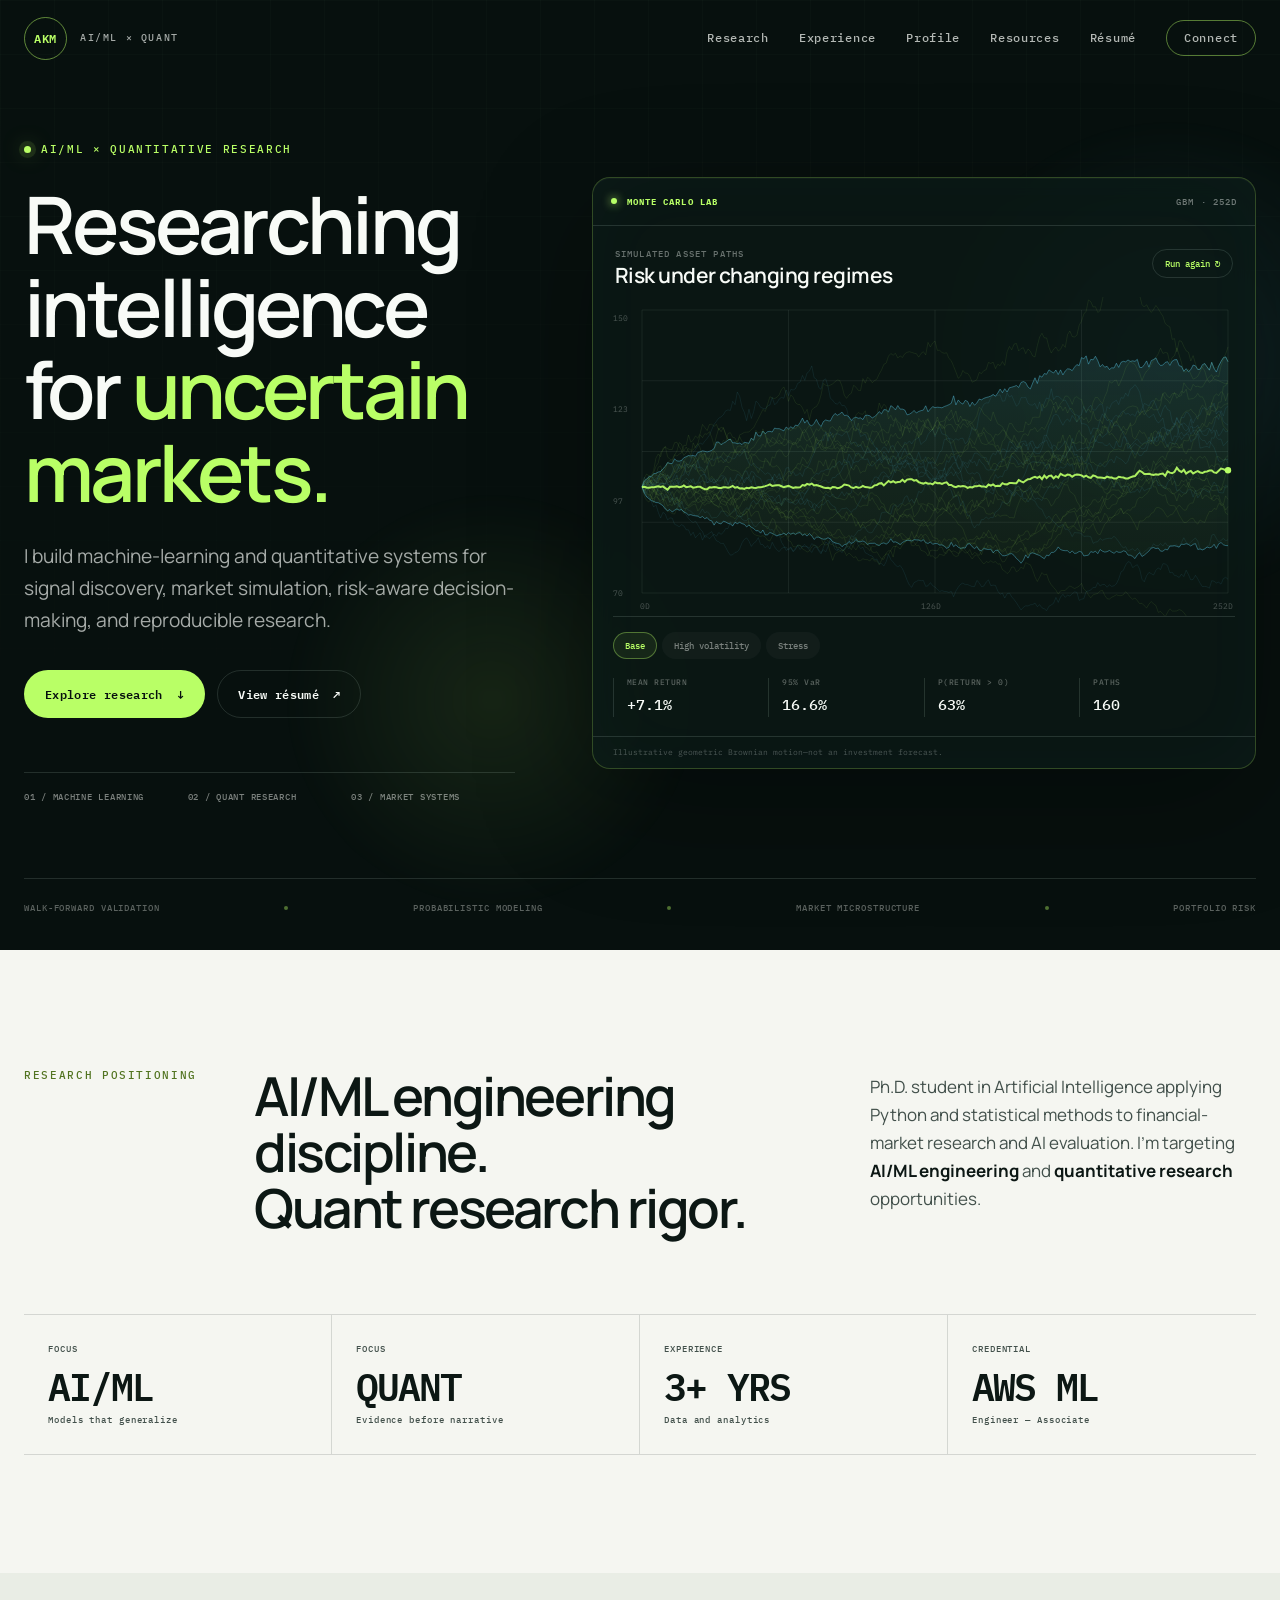
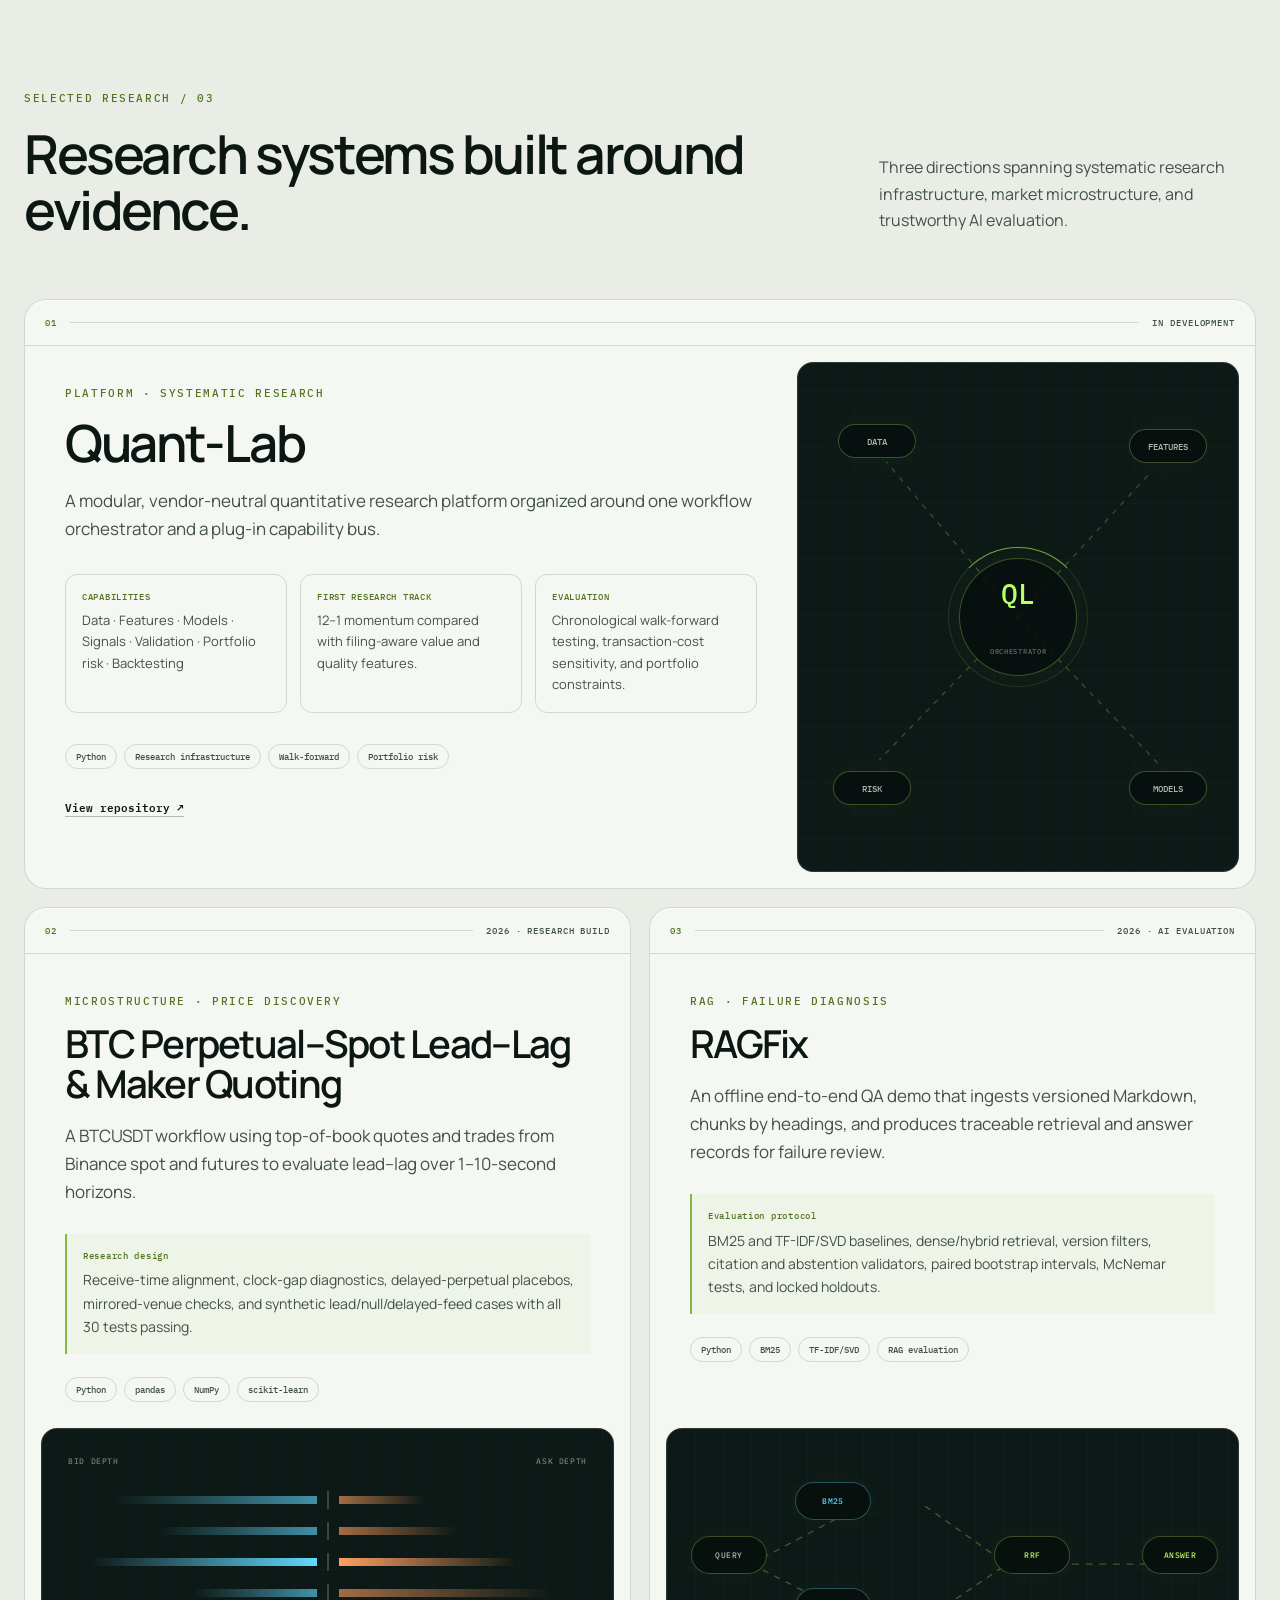
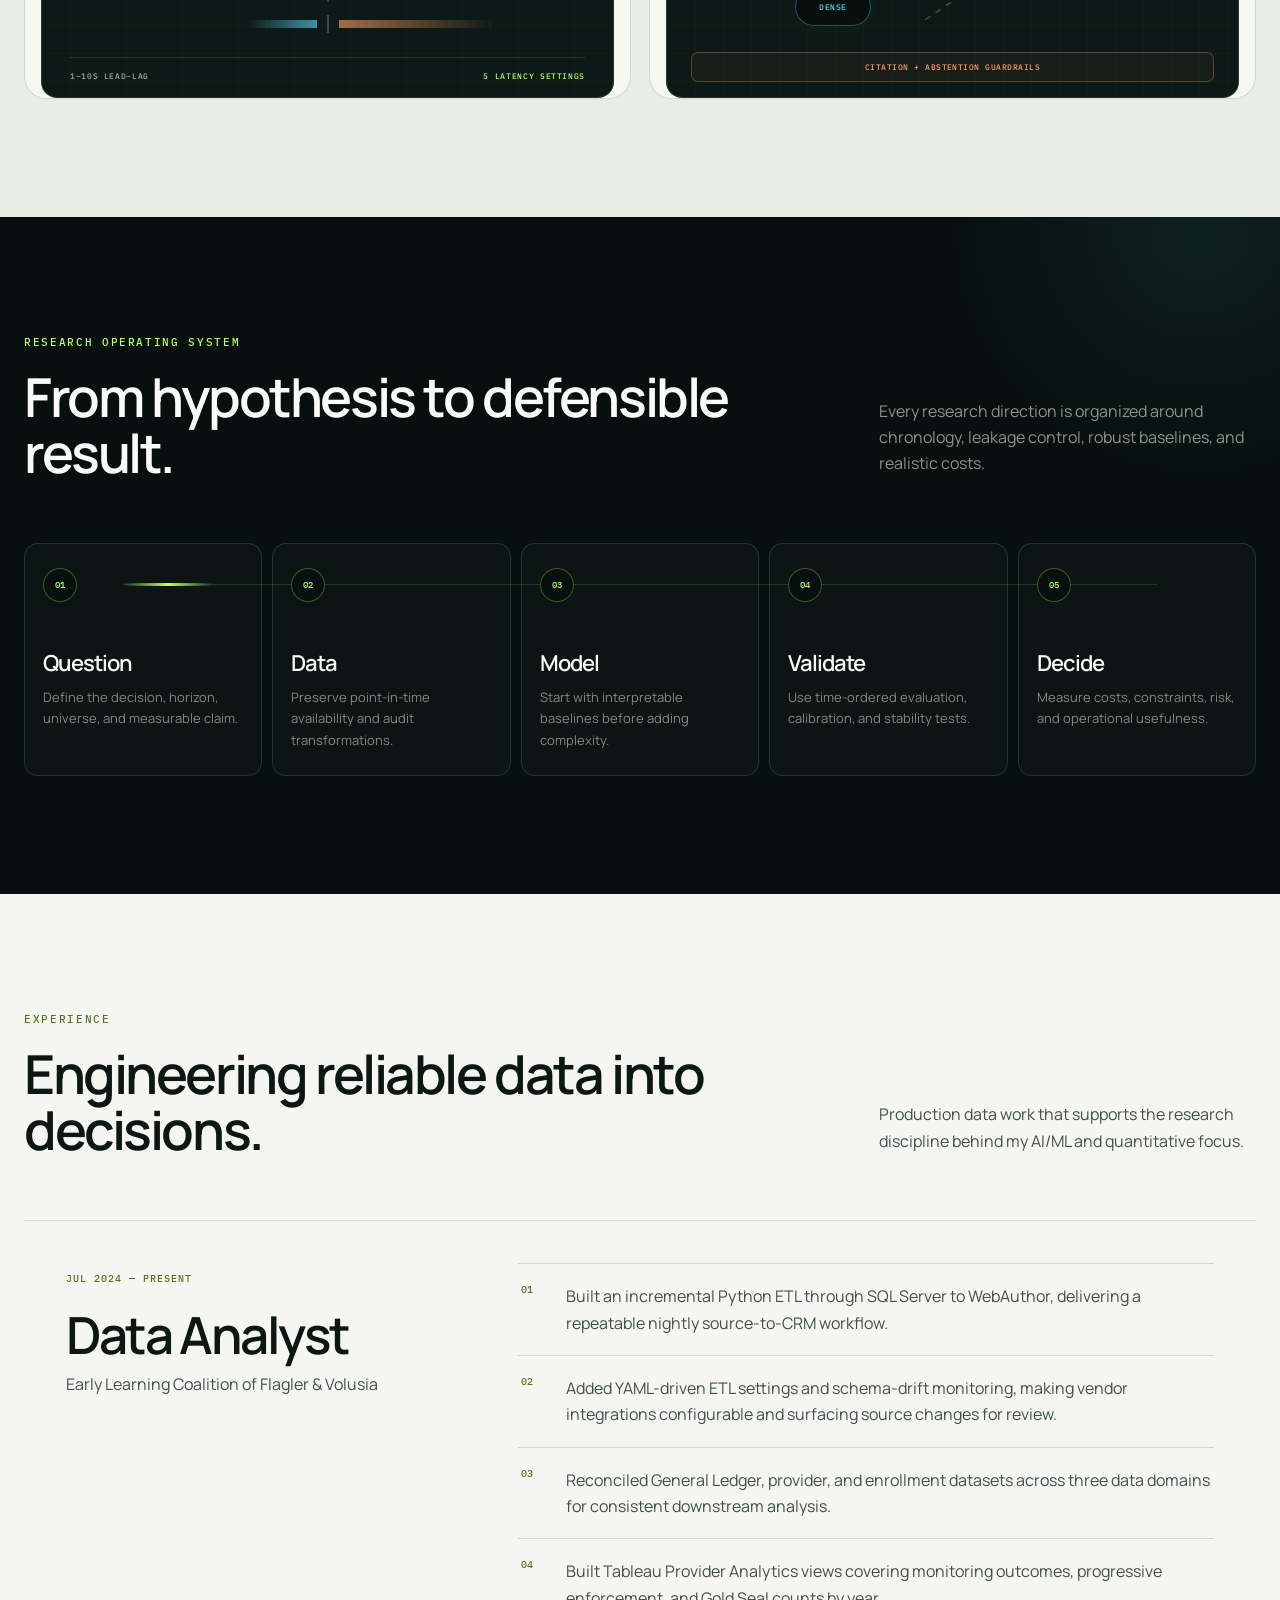
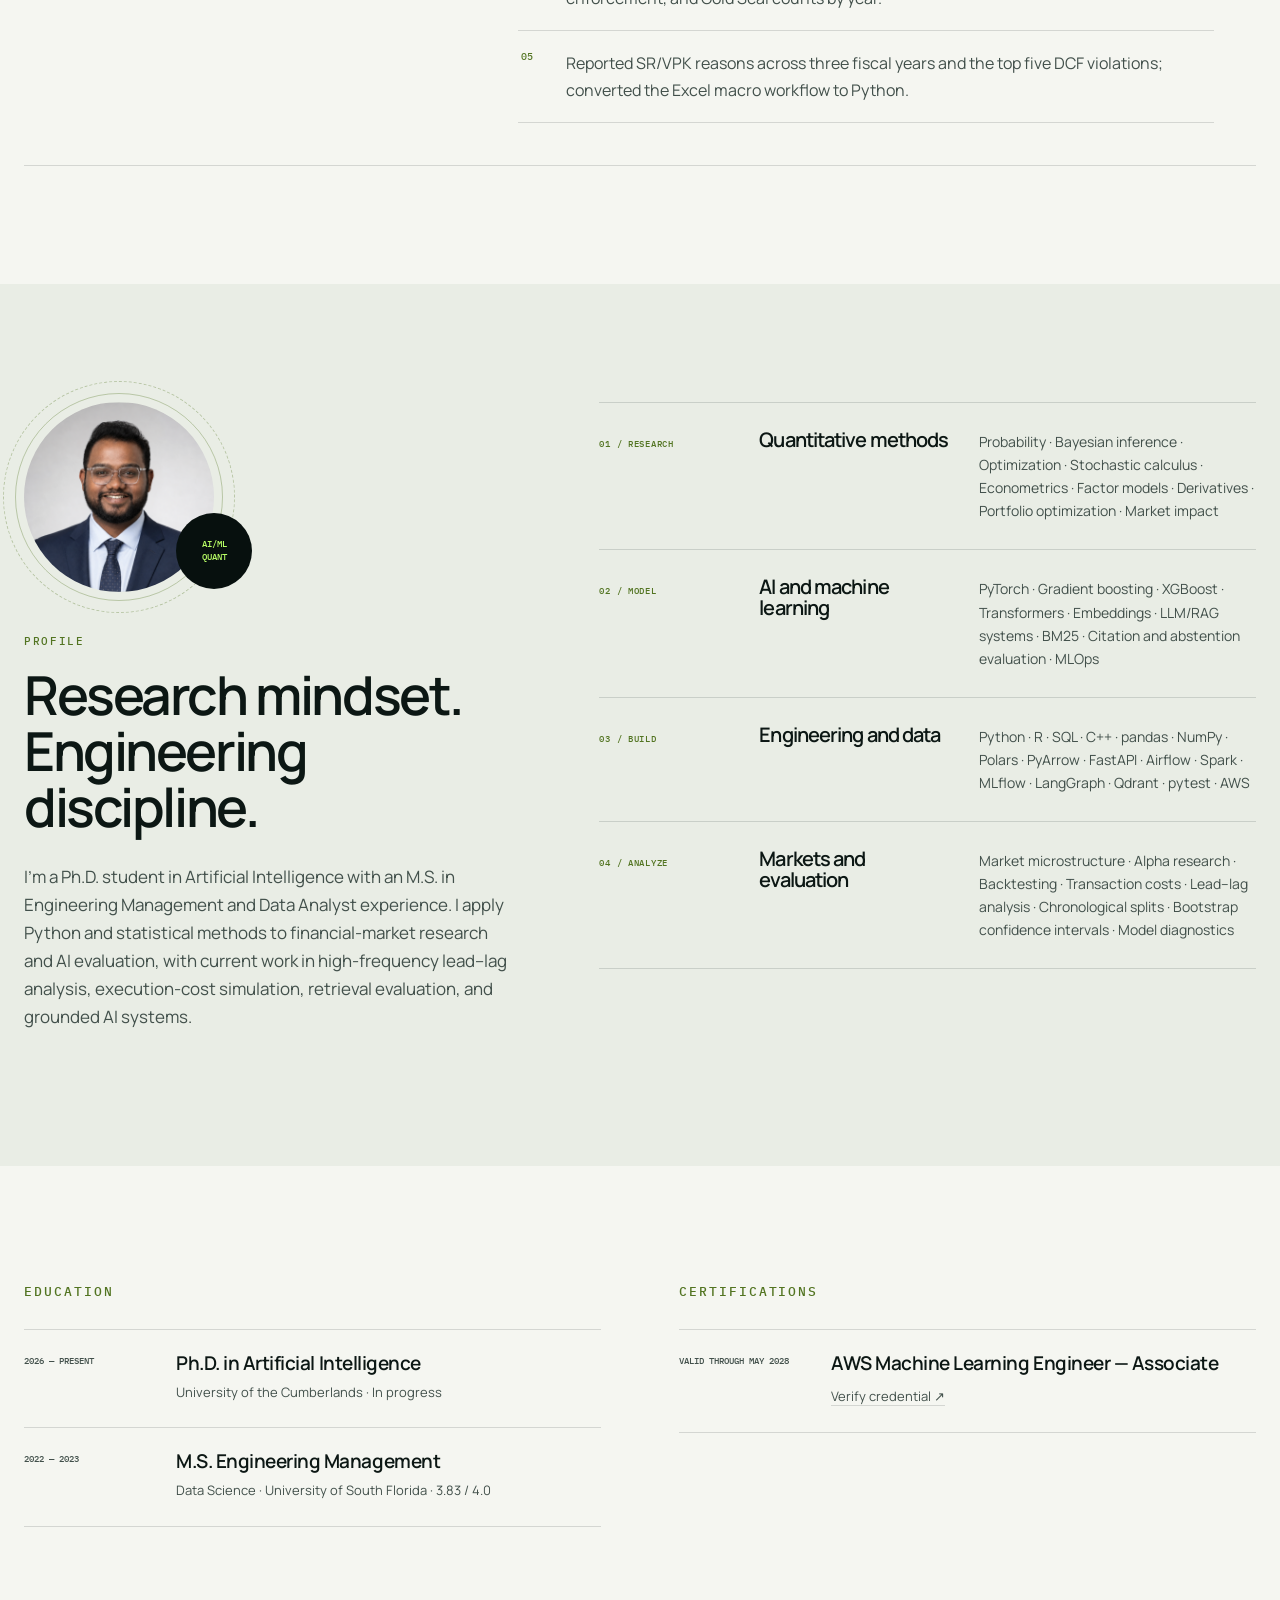
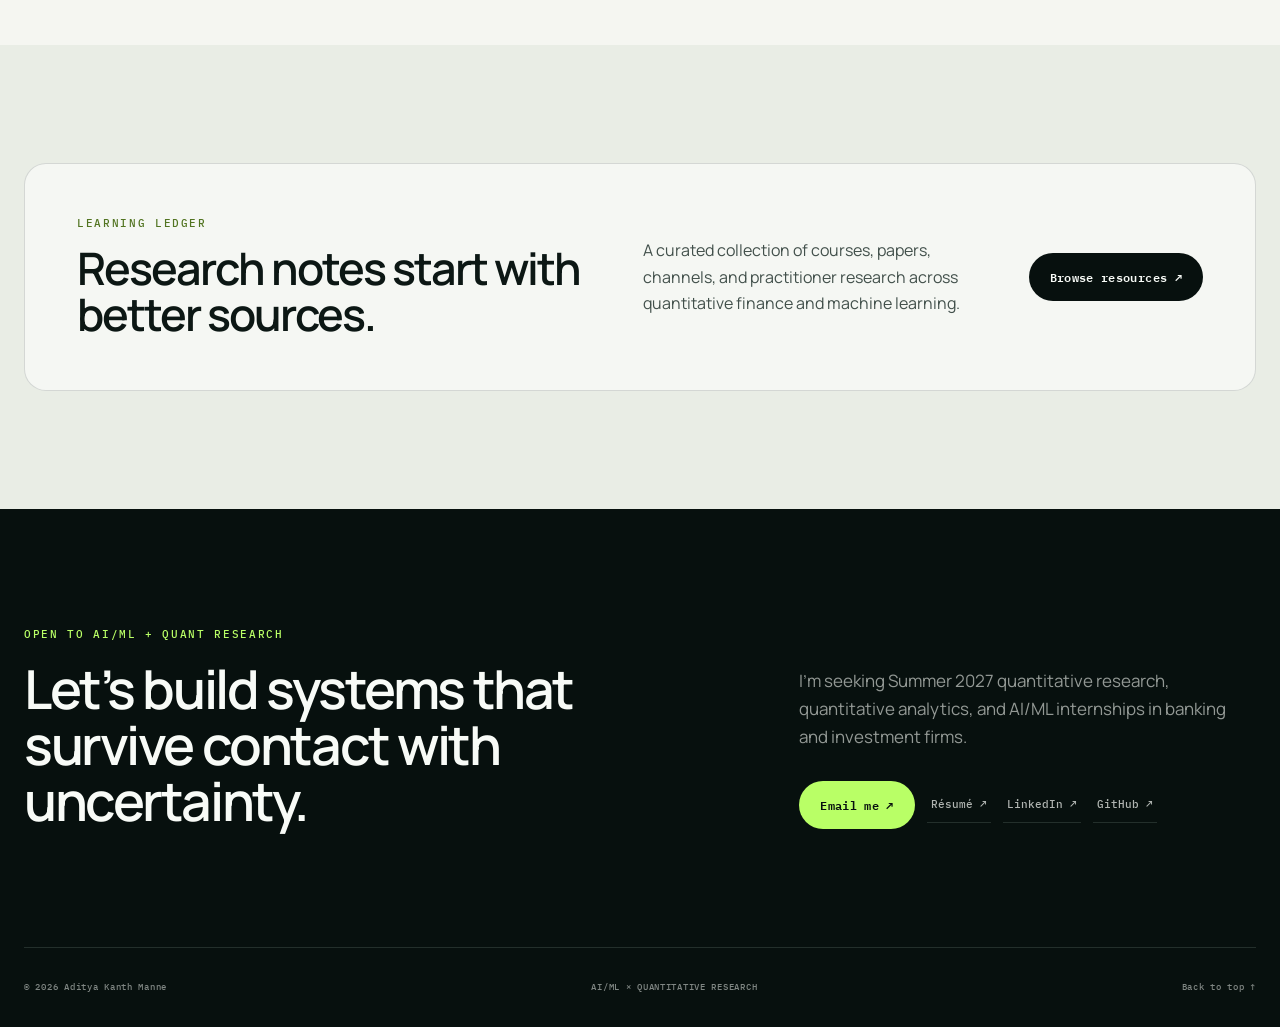
<file: index.html>
<!doctype html>
<html lang="en">
<head>
  <meta charset="utf-8">
  <meta name="viewport" content="width=device-width, initial-scale=1">
  <meta name="description" content="Aditya Kanth Manne — AI/ML and quantitative researcher building rigorous systems for market intelligence, risk, and decision-making.">
  <meta name="theme-color" content="#07100e">
  <title>Aditya Kanth Manne — AI/ML &amp; Quantitative Research</title>
  <script>document.documentElement.classList.add('js')</script>
  <link rel="icon" type="image/png" sizes="64x64" href="assets/images/profile-favicon.png">
  <link rel="preconnect" href="https://fonts.googleapis.com">
  <link rel="preconnect" href="https://fonts.gstatic.com" crossorigin>
  <link href="https://fonts.googleapis.com/css2?family=IBM+Plex+Mono:wght@400;500;600&amp;family=Manrope:wght@400;500;600;700;800&amp;display=swap" rel="stylesheet">
  <link rel="stylesheet" href="portfolio.css">
</head>
<body>
  <a class="skip-link" href="#main">Skip to content</a>

  <header class="site-header" id="top">
    <nav class="nav shell" aria-label="Primary navigation">
      <a class="brand" href="#top" aria-label="Aditya Kanth Manne, home">
        <span class="brand-mark">AKM</span>
        <span class="brand-role">AI/ML × QUANT</span>
      </a>
      <button class="menu-toggle" type="button" aria-expanded="false" aria-controls="nav-links">Menu</button>
      <div class="nav-links" id="nav-links">
        <a href="#research">Research</a>
        <a href="#experience">Experience</a>
        <a href="#profile">Profile</a>
        <a href="resources.html">Resources</a>
        <a href="assets/Aditya_Kanth_Manne_Resume.pdf" target="_blank" rel="noreferrer">Résumé</a>
        <a class="nav-contact" href="#contact">Connect</a>
      </div>
    </nav>
  </header>

  <main id="main">
    <section class="hero section-dark" aria-labelledby="hero-title">
      <div class="market-grid" aria-hidden="true"></div>
      <div class="hero-orb hero-orb-one" aria-hidden="true"></div>
      <div class="hero-orb hero-orb-two" aria-hidden="true"></div>

      <div class="shell hero-grid">
        <div class="hero-copy reveal">
          <p class="eyebrow"><span class="status-dot"></span> AI/ML × Quantitative Research</p>
          <h1 id="hero-title">Researching intelligence for <span>uncertain markets.</span></h1>
          <p class="hero-lede">I build machine-learning and quantitative systems for signal discovery, market simulation, risk-aware decision-making, and reproducible research.</p>
          <div class="hero-actions">
            <a class="button button-primary" href="#research">Explore research <span>↓</span></a>
            <a class="button button-ghost" href="assets/Aditya_Kanth_Manne_Resume.pdf" target="_blank" rel="noreferrer">View résumé <span>↗</span></a>
          </div>
          <div class="focus-strip" aria-label="Current focus areas">
            <span>01 / MACHINE LEARNING</span>
            <span>02 / QUANT RESEARCH</span>
            <span>03 / MARKET SYSTEMS</span>
          </div>
        </div>

        <div class="simulation-terminal reveal" aria-label="Interactive Monte Carlo simulation">
          <div class="terminal-bar">
            <div><span class="terminal-light"></span><strong>MONTE CARLO LAB</strong></div>
            <span>GBM · 252D</span>
          </div>
          <div class="simulation-heading">
            <div>
              <p>SIMULATED ASSET PATHS</p>
              <h2>Risk under changing regimes</h2>
            </div>
            <button class="run-simulation" id="run-simulation" type="button">Run again ↻</button>
          </div>
          <div class="chart-wrap">
            <canvas id="monte-carlo-chart" role="img" aria-label="Monte Carlo price paths with confidence bands"></canvas>
            <div class="chart-axis chart-axis-y"><span>160</span><span>130</span><span>100</span><span>70</span></div>
            <div class="chart-axis chart-axis-x"><span>0D</span><span>126D</span><span>252D</span></div>
          </div>
          <div class="regime-controls" aria-label="Simulation regime">
            <button type="button" class="is-active" data-regime="base" aria-pressed="true">Base</button>
            <button type="button" data-regime="volatile" aria-pressed="false">High volatility</button>
            <button type="button" data-regime="stress" aria-pressed="false">Stress</button>
          </div>
          <div class="simulation-metrics" aria-live="polite">
            <div><span>MEAN RETURN</span><strong id="sim-return">—</strong></div>
            <div><span>95% VaR</span><strong id="sim-var">—</strong></div>
            <div><span>P(RETURN &gt; 0)</span><strong id="sim-positive">—</strong></div>
            <div><span>PATHS</span><strong>160</strong></div>
          </div>
          <p class="simulation-note">Illustrative geometric Brownian motion—not an investment forecast.</p>
        </div>
      </div>

      <div class="shell hero-tape" aria-hidden="true">
        <span>WALK-FORWARD VALIDATION</span><i></i>
        <span>PROBABILISTIC MODELING</span><i></i>
        <span>MARKET MICROSTRUCTURE</span><i></i>
        <span>PORTFOLIO RISK</span>
      </div>
    </section>

    <section class="positioning section-light" aria-label="Professional focus">
      <div class="shell positioning-grid reveal">
        <p class="section-label">RESEARCH POSITIONING</p>
        <h2>AI/ML engineering discipline.<br>Quant research rigor.</h2>
        <p>Ph.D. student in Artificial Intelligence applying Python and statistical methods to financial-market research and AI evaluation. I’m targeting <strong>AI/ML engineering</strong> and <strong>quantitative research</strong> opportunities.</p>
      </div>
      <div class="shell signal-stats reveal">
        <div><span>FOCUS</span><strong>AI/ML</strong><small>Models that generalize</small></div>
        <div><span>FOCUS</span><strong>QUANT</strong><small>Evidence before narrative</small></div>
        <div><span>EXPERIENCE</span><strong>3+ YRS</strong><small>Data and analytics</small></div>
        <div><span>CREDENTIAL</span><strong>AWS ML</strong><small>Engineer — Associate</small></div>
      </div>
    </section>

    <section class="research section-muted" id="research">
      <div class="shell section-heading reveal">
        <div>
          <p class="section-label">SELECTED RESEARCH / 03</p>
          <h2>Research systems built around evidence.</h2>
        </div>
        <p>Three directions spanning systematic research infrastructure, market microstructure, and trustworthy AI evaluation.</p>
      </div>

      <div class="shell project-stack">
        <article class="project-card project-featured reveal">
          <div class="project-index"><span>01</span><i></i><em>IN DEVELOPMENT</em></div>
          <div class="project-content">
            <p class="project-type">PLATFORM · SYSTEMATIC RESEARCH</p>
            <h3>Quant-Lab</h3>
            <p class="project-summary">A modular, vendor-neutral quantitative research platform organized around one workflow orchestrator and a plug-in capability bus.</p>
            <div class="project-detail-grid">
              <div><span>CAPABILITIES</span><p>Data · Features · Models · Signals · Validation · Portfolio risk · Backtesting</p></div>
              <div><span>FIRST RESEARCH TRACK</span><p>12–1 momentum compared with filing-aware value and quality features.</p></div>
              <div><span>EVALUATION</span><p>Chronological walk-forward testing, transaction-cost sensitivity, and portfolio constraints.</p></div>
            </div>
            <div class="project-tags"><span>Python</span><span>Research infrastructure</span><span>Walk-forward</span><span>Portfolio risk</span></div>
            <a class="project-link" href="https://github.com/AdityaKanthManne/Quant-Lab" target="_blank" rel="noreferrer">View repository ↗</a>
          </div>
          <div class="project-visual quantlab-visual" aria-hidden="true">
            <div class="system-node node-data">DATA</div>
            <div class="system-node node-features">FEATURES</div>
            <div class="system-node node-models">MODELS</div>
            <div class="system-node node-risk">RISK</div>
            <div class="system-core"><span>QL</span><small>ORCHESTRATOR</small></div>
            <svg viewBox="0 0 400 320" preserveAspectRatio="none">
              <path d="M200 160 L80 62 M200 160 L322 68 M200 160 L330 254 M200 160 L74 250"></path>
            </svg>
          </div>
        </article>

        <article class="project-card reveal">
          <div class="project-index"><span>02</span><i></i><em>2026 · RESEARCH BUILD</em></div>
          <div class="project-content">
            <p class="project-type">MICROSTRUCTURE · PRICE DISCOVERY</p>
            <h3>BTC Perpetual–Spot Lead–Lag &amp; Maker Quoting</h3>
            <p class="project-summary">A BTCUSDT workflow using top-of-book quotes and trades from Binance spot and futures to evaluate lead–lag over 1–10-second horizons.</p>
            <p class="project-method"><span>Research design</span> Receive-time alignment, clock-gap diagnostics, delayed-perpetual placebos, mirrored-venue checks, and synthetic lead/null/delayed-feed cases with all 30 tests passing.</p>
            <div class="project-tags"><span>Python</span><span>pandas</span><span>NumPy</span><span>scikit-learn</span></div>
          </div>
          <div class="project-visual orderbook-visual" aria-hidden="true">
            <div class="book-labels"><span>BID DEPTH</span><span>ASK DEPTH</span></div>
            <div class="order-row"><i style="--bid:82%"></i><b></b><i style="--ask:35%"></i></div>
            <div class="order-row"><i style="--bid:64%"></i><b></b><i style="--ask:48%"></i></div>
            <div class="order-row active"><i style="--bid:91%"></i><b></b><i style="--ask:72%"></i></div>
            <div class="order-row"><i style="--bid:50%"></i><b></b><i style="--ask:86%"></i></div>
            <div class="order-row"><i style="--bid:28%"></i><b></b><i style="--ask:63%"></i></div>
            <div class="mid-price">1–10S LEAD–LAG <span>5 LATENCY SETTINGS</span></div>
          </div>
        </article>

        <article class="project-card reveal">
          <div class="project-index"><span>03</span><i></i><em>2026 · AI EVALUATION</em></div>
          <div class="project-content">
            <p class="project-type">RAG · FAILURE DIAGNOSIS</p>
            <h3>RAGFix</h3>
            <p class="project-summary">An offline end-to-end QA demo that ingests versioned Markdown, chunks by headings, and produces traceable retrieval and answer records for failure review.</p>
            <p class="project-method"><span>Evaluation protocol</span> BM25 and TF-IDF/SVD baselines, dense/hybrid retrieval, version filters, citation and abstention validators, paired bootstrap intervals, McNemar tests, and locked holdouts.</p>
            <div class="project-tags"><span>Python</span><span>BM25</span><span>TF-IDF/SVD</span><span>RAG evaluation</span></div>
          </div>
          <div class="project-visual rag-visual" aria-hidden="true">
            <div class="rag-node rag-query">QUERY</div>
            <div class="rag-node rag-bm25">BM25</div>
            <div class="rag-node rag-dense">DENSE</div>
            <div class="rag-node rag-fusion">RRF</div>
            <div class="rag-node rag-answer">ANSWER</div>
            <div class="rag-guard">CITATION + ABSTENTION GUARDRAILS</div>
            <svg viewBox="0 0 420 250" preserveAspectRatio="none"><path d="M62 126 L142 72 M62 126 L142 178 M190 72 L250 126 M190 178 L250 126 M298 126 L363 126"></path></svg>
          </div>
        </article>
      </div>
    </section>

    <section class="method section-dark" aria-labelledby="method-title">
      <div class="shell section-heading reveal">
        <div><p class="section-label">RESEARCH OPERATING SYSTEM</p><h2 id="method-title">From hypothesis to defensible result.</h2></div>
        <p>Every research direction is organized around chronology, leakage control, robust baselines, and realistic costs.</p>
      </div>
      <div class="shell method-track reveal">
        <div class="method-line" aria-hidden="true"><i></i></div>
        <article><span>01</span><h3>Question</h3><p>Define the decision, horizon, universe, and measurable claim.</p></article>
        <article><span>02</span><h3>Data</h3><p>Preserve point-in-time availability and audit transformations.</p></article>
        <article><span>03</span><h3>Model</h3><p>Start with interpretable baselines before adding complexity.</p></article>
        <article><span>04</span><h3>Validate</h3><p>Use time-ordered evaluation, calibration, and stability tests.</p></article>
        <article><span>05</span><h3>Decide</h3><p>Measure costs, constraints, risk, and operational usefulness.</p></article>
      </div>
    </section>

    <section class="experience section-light" id="experience">
      <div class="shell section-heading reveal">
        <div><p class="section-label">EXPERIENCE</p><h2>Engineering reliable data into decisions.</h2></div>
        <p>Production data work that supports the research discipline behind my AI/ML and quantitative focus.</p>
      </div>
      <article class="shell experience-card reveal">
        <div class="experience-meta">
          <span>JUL 2024 — PRESENT</span>
          <h3>Data Analyst</h3>
          <p>Early Learning Coalition of Flagler &amp; Volusia</p>
        </div>
        <ul>
          <li>Built an incremental Python ETL through SQL Server to WebAuthor, delivering a repeatable nightly source-to-CRM workflow.</li>
          <li>Added YAML-driven ETL settings and schema-drift monitoring, making vendor integrations configurable and surfacing source changes for review.</li>
          <li>Reconciled General Ledger, provider, and enrollment datasets across three data domains for consistent downstream analysis.</li>
          <li>Built Tableau Provider Analytics views covering monitoring outcomes, progressive enforcement, and Gold Seal counts by year.</li>
          <li>Reported SR/VPK reasons across three fiscal years and the top five DCF violations; converted the Excel macro workflow to Python.</li>
        </ul>
      </article>
    </section>

    <section class="profile section-muted" id="profile">
      <div class="shell profile-grid">
        <div class="profile-intro reveal">
          <div class="portrait-frame">
            <img src="assets/images/AdityakanthManne.png" alt="Aditya Kanth Manne" loading="lazy">
            <span>AI/ML<br>QUANT</span>
          </div>
          <p class="section-label">PROFILE</p>
          <h2>Research mindset.<br>Engineering discipline.</h2>
          <p>I’m a Ph.D. student in Artificial Intelligence with an M.S. in Engineering Management and Data Analyst experience. I apply Python and statistical methods to financial-market research and AI evaluation, with current work in high-frequency lead–lag analysis, execution-cost simulation, retrieval evaluation, and grounded AI systems.</p>
        </div>
        <div class="capability-matrix reveal">
          <article><span>01 / RESEARCH</span><h3>Quantitative methods</h3><p>Probability · Bayesian inference · Optimization · Stochastic calculus · Econometrics · Factor models · Derivatives · Portfolio optimization · Market impact</p></article>
          <article><span>02 / MODEL</span><h3>AI and machine learning</h3><p>PyTorch · Gradient boosting · XGBoost · Transformers · Embeddings · LLM/RAG systems · BM25 · Citation and abstention evaluation · MLOps</p></article>
          <article><span>03 / BUILD</span><h3>Engineering and data</h3><p>Python · R · SQL · C++ · pandas · NumPy · Polars · PyArrow · FastAPI · Airflow · Spark · MLflow · LangGraph · Qdrant · pytest · AWS</p></article>
          <article><span>04 / ANALYZE</span><h3>Markets and evaluation</h3><p>Market microstructure · Alpha research · Backtesting · Transaction costs · Lead–lag analysis · Chronological splits · Bootstrap confidence intervals · Model diagnostics</p></article>
        </div>
      </div>
    </section>

    <section class="credentials section-light" id="credentials">
      <div class="shell credentials-grid">
        <div class="credential-column reveal">
          <p class="section-label">EDUCATION</p>
          <article><span>2026 — PRESENT</span><div><h3>Ph.D. in Artificial Intelligence</h3><p>University of the Cumberlands · In progress</p></div></article>
          <article><span>2022 — 2023</span><div><h3>M.S. Engineering Management</h3><p>Data Science · University of South Florida · 3.83 / 4.0</p></div></article>
        </div>
        <div class="credential-column reveal">
          <p class="section-label">CERTIFICATIONS</p>
          <article><span>VALID THROUGH MAY 2028</span><div><h3>AWS Machine Learning Engineer — Associate</h3><a href="https://www.credly.com/badges/4bb6cfda-81a1-4c8b-b867-775bef4367dd/public_url" target="_blank" rel="noreferrer">Verify credential ↗</a></div></article>
        </div>
      </div>
    </section>

    <section class="resource-cta section-muted">
      <div class="shell resource-cta-inner reveal">
        <div><p class="section-label">LEARNING LEDGER</p><h2>Research notes start with better sources.</h2></div>
        <p>A curated collection of courses, papers, channels, and practitioner research across quantitative finance and machine learning.</p>
        <a class="button button-dark" href="resources.html">Browse resources ↗</a>
      </div>
    </section>

    <section class="contact section-dark" id="contact">
      <div class="shell contact-grid reveal">
        <div>
          <p class="section-label">OPEN TO AI/ML + QUANT RESEARCH</p>
          <h2>Let’s build systems that survive contact with uncertainty.</h2>
        </div>
        <div class="contact-copy">
          <p>I’m seeking Summer 2027 quantitative research, quantitative analytics, and AI/ML internships in banking and investment firms.</p>
          <div class="contact-actions">
            <a class="button button-primary" href="mailto:amanne62115@ucumberlands.edu">Email me ↗</a>
            <a href="assets/Aditya_Kanth_Manne_Resume.pdf" target="_blank" rel="noreferrer">Résumé ↗</a>
            <a href="https://www.linkedin.com/in/adityakanthmanne/" target="_blank" rel="noreferrer">LinkedIn ↗</a>
            <a href="https://github.com/adityakanthmanne" target="_blank" rel="noreferrer">GitHub ↗</a>
          </div>
        </div>
      </div>
    </section>
  </main>

  <footer>
    <div class="shell"><p>© <span id="year"></span> Aditya Kanth Manne</p><span>AI/ML × QUANTITATIVE RESEARCH</span><a href="#top">Back to top ↑</a></div>
  </footer>
  <script src="portfolio.js"></script>
</body>
</html>
</file>
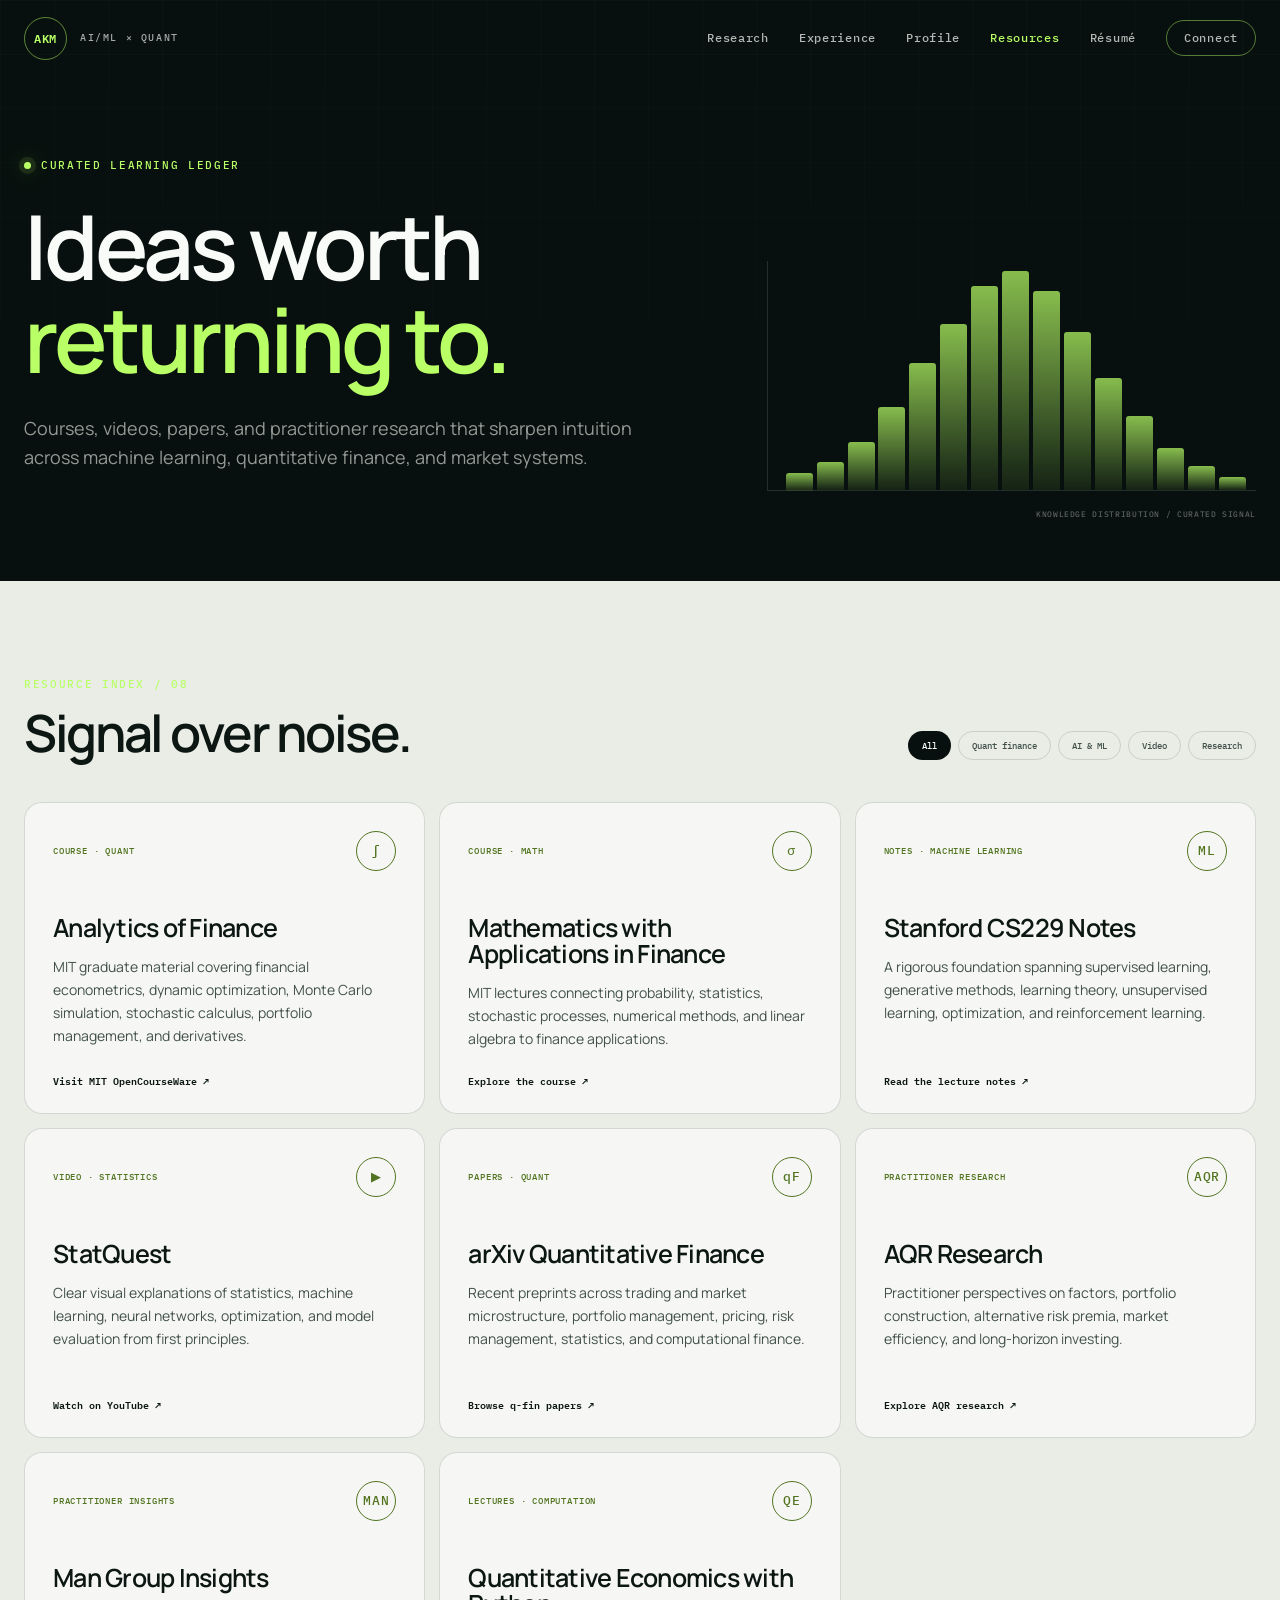
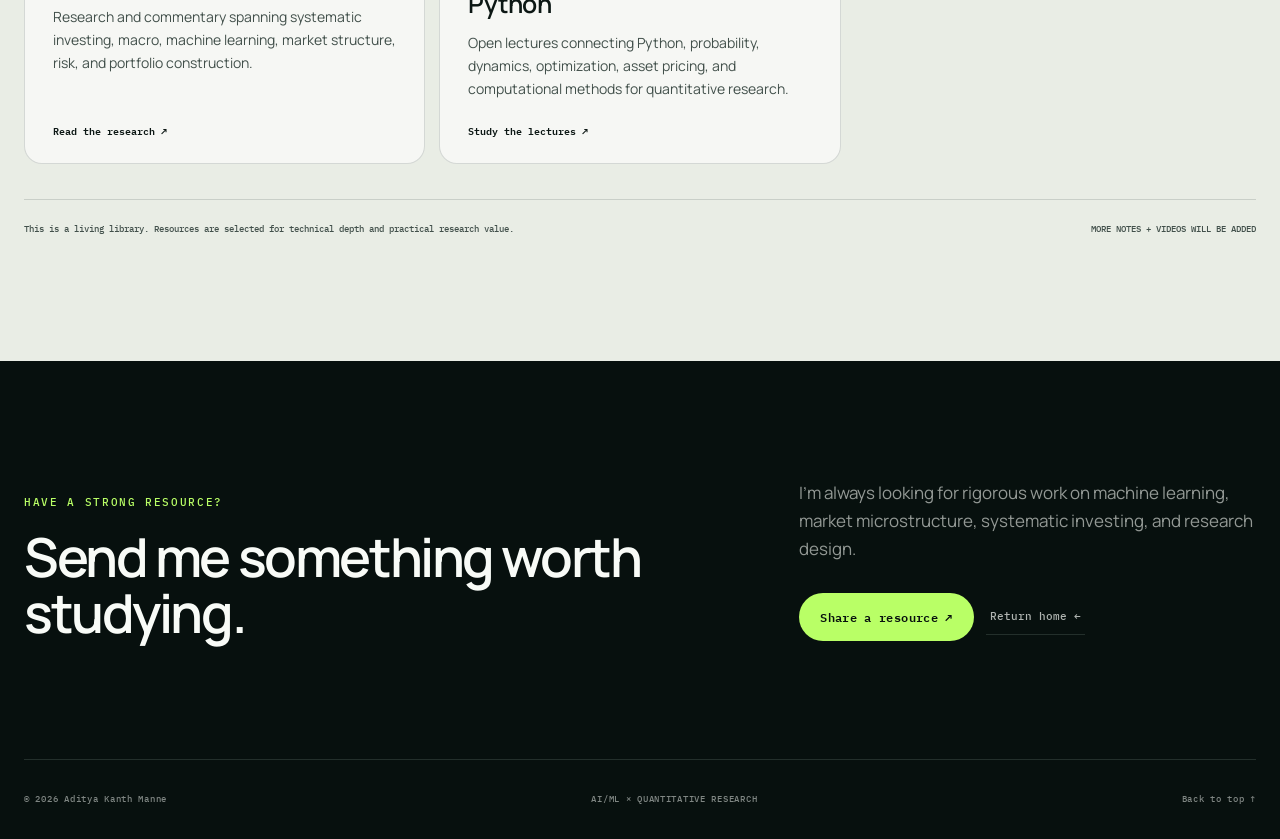
<file: resources.html>
<!doctype html>
<html lang="en">
<head>
  <meta charset="utf-8">
  <meta name="viewport" content="width=device-width, initial-scale=1">
  <meta name="description" content="A curated collection of quantitative finance, AI, machine learning, and market research resources from Aditya Kanth Manne.">
  <meta name="theme-color" content="#07100e">
  <title>Research Resources — Aditya Kanth Manne</title>
  <script>document.documentElement.classList.add('js')</script>
  <link rel="icon" type="image/png" sizes="64x64" href="assets/images/profile-favicon.png">
  <link rel="preconnect" href="https://fonts.googleapis.com">
  <link rel="preconnect" href="https://fonts.gstatic.com" crossorigin>
  <link href="https://fonts.googleapis.com/css2?family=IBM+Plex+Mono:wght@400;500;600&amp;family=Manrope:wght@400;500;600;700;800&amp;display=swap" rel="stylesheet">
  <link rel="stylesheet" href="portfolio.css">
</head>
<body class="resources-page">
  <a class="skip-link" href="#main">Skip to content</a>

  <header class="site-header scrolled" id="top">
    <nav class="nav shell" aria-label="Primary navigation">
      <a class="brand" href="index.html" aria-label="Aditya Kanth Manne, home">
        <span class="brand-mark">AKM</span>
        <span class="brand-role">AI/ML × QUANT</span>
      </a>
      <button class="menu-toggle" type="button" aria-expanded="false" aria-controls="nav-links">Menu</button>
      <div class="nav-links" id="nav-links">
        <a href="index.html#research">Research</a>
        <a href="index.html#experience">Experience</a>
        <a href="index.html#profile">Profile</a>
        <a href="resources.html" aria-current="page">Resources</a>
        <a href="assets/Aditya_Kanth_Manne_Resume.pdf" target="_blank" rel="noreferrer">Résumé</a>
        <a class="nav-contact" href="index.html#contact">Connect</a>
      </div>
    </nav>
  </header>

  <main id="main">
    <section class="resources-hero section-dark">
      <div class="market-grid" aria-hidden="true"></div>
      <div class="shell resources-hero-grid">
        <div class="reveal">
          <p class="eyebrow"><span class="status-dot"></span> Curated learning ledger</p>
          <h1>Ideas worth <span>returning to.</span></h1>
          <p>Courses, videos, papers, and practitioner research that sharpen intuition across machine learning, quantitative finance, and market systems.</p>
        </div>
        <div class="distribution-graphic reveal" aria-hidden="true">
          <div class="distribution-bars">
            <i style="--bar:8%;--order:1"></i><i style="--bar:13%;--order:2"></i><i style="--bar:22%;--order:3"></i><i style="--bar:38%;--order:4"></i><i style="--bar:58%;--order:5"></i><i style="--bar:76%;--order:6"></i><i style="--bar:93%;--order:7"></i><i style="--bar:100%;--order:8"></i><i style="--bar:91%;--order:9"></i><i style="--bar:72%;--order:10"></i><i style="--bar:51%;--order:11"></i><i style="--bar:34%;--order:12"></i><i style="--bar:19%;--order:13"></i><i style="--bar:11%;--order:14"></i><i style="--bar:6%;--order:15"></i>
          </div>
          <span>KNOWLEDGE DISTRIBUTION / CURATED SIGNAL</span>
        </div>
      </div>
    </section>

    <section class="resource-library">
      <div class="shell library-header reveal">
        <div><p class="section-label">RESOURCE INDEX / 08</p><h2>Signal over noise.</h2></div>
        <div class="resource-filters" aria-label="Filter resources">
          <button type="button" class="is-active" data-filter="all">All</button>
          <button type="button" data-filter="quant">Quant finance</button>
          <button type="button" data-filter="ai">AI &amp; ML</button>
          <button type="button" data-filter="video">Video</button>
          <button type="button" data-filter="research">Research</button>
        </div>
      </div>

      <div class="shell resource-grid">
        <article class="resource-card reveal" data-category="quant">
          <div class="resource-card-top"><span>COURSE · QUANT</span><span class="resource-icon">∫</span></div>
          <h3>Analytics of Finance</h3>
          <p>MIT graduate material covering financial econometrics, dynamic optimization, Monte Carlo simulation, stochastic calculus, portfolio management, and derivatives.</p>
          <a href="https://ocw.mit.edu/courses/15-450-analytics-of-finance-fall-2010/" target="_blank" rel="noreferrer">Visit MIT OpenCourseWare ↗</a>
        </article>

        <article class="resource-card reveal" data-category="quant">
          <div class="resource-card-top"><span>COURSE · MATH</span><span class="resource-icon">σ</span></div>
          <h3>Mathematics with Applications in Finance</h3>
          <p>MIT lectures connecting probability, statistics, stochastic processes, numerical methods, and linear algebra to finance applications.</p>
          <a href="https://ocw.mit.edu/courses/18-642-topics-in-mathematics-with-applications-in-finance-fall-2024/" target="_blank" rel="noreferrer">Explore the course ↗</a>
        </article>

        <article class="resource-card reveal" data-category="ai">
          <div class="resource-card-top"><span>NOTES · MACHINE LEARNING</span><span class="resource-icon">ML</span></div>
          <h3>Stanford CS229 Notes</h3>
          <p>A rigorous foundation spanning supervised learning, generative methods, learning theory, unsupervised learning, optimization, and reinforcement learning.</p>
          <a href="https://cs229.stanford.edu/main_notes.pdf" target="_blank" rel="noreferrer">Read the lecture notes ↗</a>
        </article>

        <article class="resource-card reveal" data-category="video">
          <div class="resource-card-top"><span>VIDEO · STATISTICS</span><span class="resource-icon">▶</span></div>
          <h3>StatQuest</h3>
          <p>Clear visual explanations of statistics, machine learning, neural networks, optimization, and model evaluation from first principles.</p>
          <a href="https://www.youtube.com/channel/UCtYLUTtgS3k1Fg4y5tAhLbw" target="_blank" rel="noreferrer">Watch on YouTube ↗</a>
        </article>

        <article class="resource-card reveal" data-category="research">
          <div class="resource-card-top"><span>PAPERS · QUANT</span><span class="resource-icon">qF</span></div>
          <h3>arXiv Quantitative Finance</h3>
          <p>Recent preprints across trading and market microstructure, portfolio management, pricing, risk management, statistics, and computational finance.</p>
          <a href="https://arxiv.org/archive/q-fin" target="_blank" rel="noreferrer">Browse q-fin papers ↗</a>
        </article>

        <article class="resource-card reveal" data-category="research">
          <div class="resource-card-top"><span>PRACTITIONER RESEARCH</span><span class="resource-icon">AQR</span></div>
          <h3>AQR Research</h3>
          <p>Practitioner perspectives on factors, portfolio construction, alternative risk premia, market efficiency, and long-horizon investing.</p>
          <a href="https://www.aqr.com/Insights/Research" target="_blank" rel="noreferrer">Explore AQR research ↗</a>
        </article>

        <article class="resource-card reveal" data-category="research">
          <div class="resource-card-top"><span>PRACTITIONER INSIGHTS</span><span class="resource-icon">MAN</span></div>
          <h3>Man Group Insights</h3>
          <p>Research and commentary spanning systematic investing, macro, machine learning, market structure, risk, and portfolio construction.</p>
          <a href="https://www.man.com/insights" target="_blank" rel="noreferrer">Read the research ↗</a>
        </article>

        <article class="resource-card reveal" data-category="quant">
          <div class="resource-card-top"><span>LECTURES · COMPUTATION</span><span class="resource-icon">QE</span></div>
          <h3>Quantitative Economics with Python</h3>
          <p>Open lectures connecting Python, probability, dynamics, optimization, asset pricing, and computational methods for quantitative research.</p>
          <a href="https://python.quantecon.org/" target="_blank" rel="noreferrer">Study the lectures ↗</a>
        </article>
      </div>

      <div class="shell resource-note reveal">
        <span>This is a living library. Resources are selected for technical depth and practical research value.</span>
        <span>MORE NOTES + VIDEOS WILL BE ADDED</span>
      </div>
    </section>

    <section class="contact section-dark">
      <div class="shell contact-grid reveal">
        <div><p class="section-label">HAVE A STRONG RESOURCE?</p><h2>Send me something worth studying.</h2></div>
        <div class="contact-copy"><p>I’m always looking for rigorous work on machine learning, market microstructure, systematic investing, and research design.</p><div class="contact-actions"><a class="button button-primary" href="mailto:amanne62115@ucumberlands.edu">Share a resource ↗</a><a href="index.html">Return home ←</a></div></div>
      </div>
    </section>
  </main>

  <footer>
    <div class="shell"><p>© <span id="year"></span> Aditya Kanth Manne</p><span>AI/ML × QUANTITATIVE RESEARCH</span><a href="#top">Back to top ↑</a></div>
  </footer>
  <script src="portfolio.js"></script>
</body>
</html>
</file>
<file: portfolio.css>
:root {
  --ink: #0c1714;
  --ink-soft: #42504b;
  --paper: #f5f6f1;
  --paper-2: #e9ede5;
  --night: #07100e;
  --night-2: #0d1916;
  --line: rgba(11, 26, 21, .14);
  --line-dark: rgba(225, 255, 235, .13);
  --lime: #b9ff66;
  --lime-soft: #d9ffa9;
  --cyan: #62d9ff;
  --orange: #ff9f62;
  --white: #f8fbf7;
  --mono: "IBM Plex Mono", monospace;
  --sans: "Manrope", sans-serif;
  --radius: 22px;
  --shadow: 0 30px 90px rgba(5, 16, 12, .13);
}

* {
  box-sizing: border-box;
}

html {
  scroll-behavior: smooth;
}

body {
  margin: 0;
  color: var(--ink);
  background: var(--paper);
  font-family: var(--sans);
  font-size: 16px;
  line-height: 1.65;
  -webkit-font-smoothing: antialiased;
}

body::selection {
  color: var(--night);
  background: var(--lime);
}

img,
canvas,
svg {
  display: block;
  max-width: 100%;
}

a {
  color: inherit;
  text-decoration: none;
}

button,
a {
  -webkit-tap-highlight-color: transparent;
}

button {
  font: inherit;
}

h1,
h2,
h3,
p {
  margin-top: 0;
}

h1,
h2,
h3 {
  letter-spacing: -.045em;
  line-height: 1.04;
}

.shell {
  width: min(1240px, calc(100% - 48px));
  margin-inline: auto;
}

.section-dark {
  color: var(--white);
  background: var(--night);
}

.section-light {
  background: var(--paper);
}

.section-muted {
  background: var(--paper-2);
}

.skip-link {
  position: fixed;
  z-index: 1000;
  top: 10px;
  left: 10px;
  padding: 10px 15px;
  color: var(--night);
  background: var(--lime);
  transform: translateY(-150%);
  transition: transform .2s ease;
}

.skip-link:focus {
  transform: translateY(0);
}

.site-header {
  position: fixed;
  z-index: 100;
  inset: 0 0 auto;
  color: var(--white);
  transition: background .3s ease, border-color .3s ease, backdrop-filter .3s ease;
}

.site-header.scrolled {
  border-bottom: 1px solid var(--line-dark);
  background: rgba(7, 16, 14, .86);
  backdrop-filter: blur(18px);
}

.nav {
  display: flex;
  min-height: 76px;
  align-items: center;
  justify-content: space-between;
  gap: 28px;
}

.brand {
  display: inline-flex;
  align-items: center;
  gap: 13px;
}

.brand-mark {
  display: grid;
  width: 43px;
  height: 43px;
  place-items: center;
  border: 1px solid rgba(185, 255, 102, .5);
  border-radius: 50%;
  color: var(--lime);
  font: 600 12px/1 var(--mono);
  letter-spacing: .08em;
}

.brand-role {
  color: rgba(248, 251, 247, .66);
  font: 500 10px/1 var(--mono);
  letter-spacing: .16em;
}

.nav-links {
  display: flex;
  align-items: center;
  gap: 30px;
  color: rgba(248, 251, 247, .72);
  font: 500 12px/1 var(--mono);
  letter-spacing: .06em;
}

.nav-links a {
  transition: color .2s ease;
}

.nav-links a:hover,
.nav-links a:focus-visible,
.nav-links a[aria-current="page"] {
  color: var(--lime);
}

.nav-contact {
  padding: 11px 17px;
  border: 1px solid rgba(185, 255, 102, .45);
  border-radius: 999px;
}

.menu-toggle {
  display: none;
  border: 0;
  color: var(--white);
  background: transparent;
  font: 500 12px/1 var(--mono);
  text-transform: uppercase;
}

.hero {
  position: relative;
  min-height: 930px;
  padding: 142px 0 38px;
  overflow: hidden;
}

.market-grid {
  position: absolute;
  inset: 0;
  opacity: .52;
  background-image:
    linear-gradient(rgba(176, 255, 197, .04) 1px, transparent 1px),
    linear-gradient(90deg, rgba(176, 255, 197, .04) 1px, transparent 1px);
  background-size: 54px 54px;
  mask-image: linear-gradient(to bottom, #000 0%, transparent 88%);
}

.hero::before {
  position: absolute;
  inset: 0;
  content: "";
  background: linear-gradient(110deg, rgba(7, 16, 14, .1), rgba(7, 16, 14, .7));
  pointer-events: none;
}

.hero-orb {
  position: absolute;
  border-radius: 50%;
  filter: blur(8px);
  pointer-events: none;
}

.hero-orb-one {
  top: 110px;
  right: -140px;
  width: 500px;
  height: 500px;
  background: radial-gradient(circle, rgba(98, 217, 255, .11), transparent 68%);
  animation: drift 10s ease-in-out infinite alternate;
}

.hero-orb-two {
  bottom: 40px;
  left: 22%;
  width: 420px;
  height: 420px;
  background: radial-gradient(circle, rgba(185, 255, 102, .09), transparent 70%);
  animation: drift 12s ease-in-out -3s infinite alternate-reverse;
}

@keyframes drift {
  to { transform: translate3d(36px, 26px, 0) scale(1.08); }
}

.hero-grid {
  position: relative;
  display: grid;
  grid-template-columns: minmax(0, .85fr) minmax(560px, 1.15fr);
  align-items: center;
  gap: clamp(46px, 6vw, 92px);
}

.eyebrow,
.section-label,
.project-type {
  color: var(--lime);
  font: 500 11px/1.3 var(--mono);
  letter-spacing: .15em;
  text-transform: uppercase;
}

.eyebrow {
  display: flex;
  align-items: center;
  gap: 10px;
  margin-bottom: 27px;
}

.status-dot {
  width: 7px;
  height: 7px;
  border-radius: 50%;
  background: var(--lime);
  box-shadow: 0 0 0 5px rgba(185, 255, 102, .1), 0 0 20px rgba(185, 255, 102, .6);
  animation: pulse 2s ease-in-out infinite;
}

@keyframes pulse {
  50% { opacity: .45; transform: scale(.8); }
}

.hero h1 {
  max-width: 700px;
  margin-bottom: 28px;
  font-size: clamp(54px, 6.2vw, 92px);
  font-weight: 600;
}

.hero h1 span {
  color: var(--lime);
}

.hero-lede {
  max-width: 620px;
  margin-bottom: 34px;
  color: rgba(248, 251, 247, .66);
  font-size: clamp(17px, 1.5vw, 21px);
}

.hero-actions,
.contact-actions {
  display: flex;
  flex-wrap: wrap;
  align-items: center;
  gap: 12px;
}

.button {
  display: inline-flex;
  min-height: 48px;
  align-items: center;
  justify-content: center;
  gap: 14px;
  padding: 0 20px;
  border: 1px solid transparent;
  border-radius: 999px;
  font: 600 12px/1 var(--mono);
  letter-spacing: .03em;
  transition: transform .2s ease, color .2s ease, background .2s ease, border-color .2s ease;
}

.button:hover,
.button:focus-visible {
  transform: translateY(-2px);
}

.button-primary {
  color: var(--night);
  background: var(--lime);
}

.button-primary:hover,
.button-primary:focus-visible {
  background: var(--lime-soft);
}

.button-ghost {
  border-color: var(--line-dark);
  color: var(--white);
}

.button-ghost:hover,
.button-ghost:focus-visible {
  border-color: rgba(185, 255, 102, .5);
  color: var(--lime);
}

.button-dark {
  color: var(--white);
  background: var(--night);
}

.focus-strip {
  display: grid;
  max-width: 620px;
  grid-template-columns: repeat(3, 1fr);
  margin-top: 54px;
  padding-top: 18px;
  border-top: 1px solid var(--line-dark);
  color: rgba(248, 251, 247, .48);
  font: 500 9px/1.4 var(--mono);
  letter-spacing: .08em;
}

.simulation-terminal {
  position: relative;
  border: 1px solid rgba(185, 255, 102, .22);
  border-radius: 18px;
  background: rgba(11, 25, 21, .82);
  box-shadow: 0 32px 120px rgba(0, 0, 0, .32), inset 0 1px rgba(255, 255, 255, .03);
  backdrop-filter: blur(12px);
  overflow: hidden;
}

.simulation-terminal::after {
  position: absolute;
  inset: 0;
  border-radius: inherit;
  content: "";
  box-shadow: inset 0 0 80px rgba(98, 217, 255, .025);
  pointer-events: none;
}

.terminal-bar {
  display: flex;
  min-height: 48px;
  align-items: center;
  justify-content: space-between;
  padding: 0 18px;
  border-bottom: 1px solid var(--line-dark);
  color: rgba(248, 251, 247, .43);
  font: 500 9px/1 var(--mono);
  letter-spacing: .12em;
}

.terminal-bar div {
  display: flex;
  align-items: center;
  gap: 10px;
  color: var(--lime);
}

.terminal-light {
  width: 6px;
  height: 6px;
  border-radius: 50%;
  background: var(--lime);
  box-shadow: 0 0 10px var(--lime);
}

.simulation-heading {
  display: flex;
  align-items: flex-start;
  justify-content: space-between;
  gap: 20px;
  padding: 23px 22px 5px;
}

.simulation-heading p {
  margin-bottom: 7px;
  color: rgba(248, 251, 247, .4);
  font: 500 9px/1 var(--mono);
  letter-spacing: .13em;
}

.simulation-heading h2 {
  margin-bottom: 0;
  font-size: 21px;
  font-weight: 600;
  letter-spacing: -.025em;
}

.run-simulation {
  padding: 9px 12px;
  border: 1px solid var(--line-dark);
  border-radius: 999px;
  color: var(--lime);
  background: transparent;
  font: 500 9px/1 var(--mono);
  cursor: pointer;
  transition: border-color .2s ease, background .2s ease;
}

.run-simulation:hover,
.run-simulation:focus-visible {
  border-color: rgba(185, 255, 102, .5);
  background: rgba(185, 255, 102, .06);
}

.chart-wrap {
  position: relative;
  height: 320px;
  margin: 5px 20px 0;
  border-bottom: 1px solid var(--line-dark);
}

#monte-carlo-chart {
  width: 100%;
  height: 100%;
}

.chart-axis {
  position: absolute;
  display: flex;
  color: rgba(248, 251, 247, .28);
  font: 400 8px/1 var(--mono);
  pointer-events: none;
}

.chart-axis-y {
  inset: 17px auto 19px 0;
  flex-direction: column;
  justify-content: space-between;
}

.chart-axis-x {
  right: 2px;
  bottom: 6px;
  left: 27px;
  justify-content: space-between;
}

.regime-controls {
  display: flex;
  gap: 5px;
  padding: 15px 20px 6px;
}

.regime-controls button {
  padding: 8px 11px;
  border: 1px solid transparent;
  border-radius: 999px;
  color: rgba(248, 251, 247, .45);
  background: rgba(255, 255, 255, .03);
  font: 500 9px/1 var(--mono);
  cursor: pointer;
}

.regime-controls button.is-active {
  border-color: rgba(185, 255, 102, .36);
  color: var(--lime);
  background: rgba(185, 255, 102, .07);
}

.simulation-metrics {
  display: grid;
  grid-template-columns: repeat(4, 1fr);
  padding: 13px 20px 19px;
}

.simulation-metrics div {
  min-width: 0;
  padding-left: 13px;
  border-left: 1px solid var(--line-dark);
}

.simulation-metrics span {
  display: block;
  margin-bottom: 5px;
  color: rgba(248, 251, 247, .34);
  font: 500 8px/1 var(--mono);
  letter-spacing: .06em;
}

.simulation-metrics strong {
  color: var(--white);
  font: 500 15px/1.2 var(--mono);
}

.simulation-note {
  margin: 0;
  padding: 10px 20px;
  border-top: 1px solid var(--line-dark);
  color: rgba(248, 251, 247, .28);
  font: 400 8px/1.4 var(--mono);
}

.hero-tape {
  position: relative;
  display: flex;
  align-items: center;
  justify-content: space-between;
  gap: 15px;
  margin-top: 74px;
  padding-top: 24px;
  border-top: 1px solid var(--line-dark);
  color: rgba(248, 251, 247, .35);
  font: 500 9px/1 var(--mono);
  letter-spacing: .1em;
}

.hero-tape i {
  width: 4px;
  height: 4px;
  border-radius: 50%;
  background: rgba(185, 255, 102, .4);
}

.positioning,
.research,
.method,
.experience,
.profile,
.credentials,
.resource-cta,
.contact {
  padding: 118px 0;
}

.positioning-grid {
  display: grid;
  grid-template-columns: 180px 1.1fr .75fr;
  gap: 50px;
  align-items: start;
}

.section-light .section-label,
.section-muted .section-label {
  color: #527421;
}

.positioning h2,
.section-heading h2,
.profile h2,
.resource-cta h2,
.contact h2,
.resources-hero h1 {
  margin-bottom: 0;
  font-size: clamp(39px, 4.2vw, 66px);
  font-weight: 600;
}

.positioning-grid > p:last-child {
  margin: 5px 0 0;
  color: var(--ink-soft);
  font-size: 17px;
}

.positioning-grid strong {
  color: var(--ink);
}

.signal-stats {
  display: grid;
  grid-template-columns: repeat(4, 1fr);
  margin-top: 78px;
  border-top: 1px solid var(--line);
  border-bottom: 1px solid var(--line);
}

.signal-stats div {
  padding: 28px 24px;
  border-right: 1px solid var(--line);
}

.signal-stats div:last-child {
  border-right: 0;
}

.signal-stats span,
.signal-stats small {
  display: block;
  color: var(--ink-soft);
  font: 500 9px/1.4 var(--mono);
  letter-spacing: .1em;
}

.signal-stats strong {
  display: block;
  margin: 12px 0 8px;
  font: 600 clamp(24px, 3vw, 39px)/1 var(--mono);
  letter-spacing: -.05em;
}

.section-heading {
  display: grid;
  grid-template-columns: minmax(0, 1.25fr) minmax(280px, .6fr);
  gap: 70px;
  align-items: end;
  margin-bottom: 62px;
}

.section-heading .section-label {
  margin-bottom: 20px;
}

.section-heading > p {
  margin-bottom: 4px;
  color: var(--ink-soft);
}

.section-dark .section-heading > p {
  color: rgba(248, 251, 247, .55);
}

.project-stack {
  display: grid;
  grid-template-columns: 1fr 1fr;
  gap: 18px;
}

.project-card {
  position: relative;
  display: grid;
  min-height: 610px;
  grid-template-columns: minmax(0, 1fr);
  grid-template-rows: auto 1fr 270px;
  border: 1px solid var(--line);
  border-radius: var(--radius);
  background: rgba(255, 255, 255, .53);
  box-shadow: 0 1px 0 rgba(255, 255, 255, .8) inset;
  overflow: hidden;
  transition: transform .35s ease, box-shadow .35s ease;
}

.project-card:hover {
  transform: translateY(-6px);
  box-shadow: var(--shadow);
}

.project-featured {
  min-height: 590px;
  grid-column: 1 / -1;
  grid-template-columns: 1.35fr .8fr;
  grid-template-rows: auto 1fr;
}

.project-index {
  display: flex;
  grid-column: 1 / -1;
  align-items: center;
  gap: 13px;
  padding: 18px 20px;
  border-bottom: 1px solid var(--line);
  font: 500 9px/1 var(--mono);
  letter-spacing: .1em;
}

.project-index span {
  color: #527421;
}

.project-index i {
  flex: 1;
  height: 1px;
  background: var(--line);
}

.project-index em {
  color: var(--ink-soft);
  font-style: normal;
}

.project-content {
  padding: 40px;
}

.project-card:not(.project-featured) .project-content {
  padding-bottom: 26px;
}

.project-type {
  margin-bottom: 15px;
  color: #527421;
}

.project-content h3 {
  margin-bottom: 18px;
  font-size: clamp(32px, 4vw, 58px);
  font-weight: 600;
}

.project-card:not(.project-featured) .project-content h3 {
  font-size: clamp(28px, 3vw, 44px);
}

.project-summary {
  max-width: 720px;
  margin-bottom: 28px;
  color: var(--ink-soft);
  font-size: 17px;
}

.project-detail-grid {
  display: grid;
  grid-template-columns: repeat(3, 1fr);
  gap: 13px;
  margin: 31px 0;
}

.project-detail-grid div {
  padding: 16px;
  border: 1px solid var(--line);
  border-radius: 12px;
}

.project-detail-grid span,
.project-method span {
  display: block;
  margin-bottom: 7px;
  color: #527421;
  font: 500 9px/1.3 var(--mono);
  letter-spacing: .08em;
}

.project-detail-grid p {
  margin-bottom: 0;
  color: var(--ink-soft);
  font-size: 13px;
}

.project-method {
  min-height: 100px;
  margin-bottom: 23px;
  padding: 16px;
  border-left: 2px solid #85b842;
  color: var(--ink-soft);
  background: rgba(133, 184, 66, .06);
  font-size: 14px;
}

.project-tags {
  display: flex;
  flex-wrap: wrap;
  gap: 7px;
}

.project-tags span {
  padding: 7px 10px;
  border: 1px solid var(--line);
  border-radius: 999px;
  color: var(--ink-soft);
  font: 500 9px/1 var(--mono);
}

.project-link {
  display: inline-block;
  margin-top: 28px;
  border-bottom: 1px solid rgba(12, 23, 20, .28);
  font: 600 11px/1.8 var(--mono);
}

.project-visual {
  position: relative;
  min-height: 270px;
  margin: 0 16px 16px;
  border: 1px solid var(--line-dark);
  border-radius: 16px;
  background: var(--night-2);
  overflow: hidden;
}

.project-featured .project-visual {
  min-height: auto;
  margin: 16px 16px 16px 0;
}

.project-visual::before {
  position: absolute;
  inset: 0;
  content: "";
  opacity: .55;
  background-image:
    linear-gradient(rgba(185, 255, 102, .045) 1px, transparent 1px),
    linear-gradient(90deg, rgba(185, 255, 102, .045) 1px, transparent 1px);
  background-size: 28px 28px;
}

.quantlab-visual svg {
  position: absolute;
  inset: 0;
  width: 100%;
  height: 100%;
}

.quantlab-visual svg path {
  fill: none;
  stroke: rgba(185, 255, 102, .24);
  stroke-width: 1;
  stroke-dasharray: 4 5;
}

.system-core,
.system-node {
  position: absolute;
  z-index: 2;
  display: grid;
  place-items: center;
  border: 1px solid rgba(185, 255, 102, .28);
  color: var(--lime);
  background: rgba(7, 16, 14, .87);
  font: 500 9px/1 var(--mono);
  box-shadow: 0 0 30px rgba(185, 255, 102, .04);
}

.system-core {
  top: 50%;
  left: 50%;
  width: 118px;
  height: 118px;
  border-radius: 50%;
  transform: translate(-50%, -50%);
}

.system-core::before {
  position: absolute;
  inset: -12px;
  border: 1px solid rgba(185, 255, 102, .12);
  border-radius: 50%;
  content: "";
  animation: spin 14s linear infinite;
  border-top-color: rgba(185, 255, 102, .6);
}

@keyframes spin {
  to { transform: rotate(1turn); }
}

.system-core span {
  font-size: 28px;
}

.system-core small {
  color: rgba(248, 251, 247, .4);
  font-size: 7px;
  letter-spacing: .1em;
}

.system-node {
  width: 78px;
  height: 34px;
  border-radius: 999px;
  color: rgba(248, 251, 247, .7);
}

.node-data { top: 12%; left: 9%; }
.node-features { top: 13%; right: 7%; }
.node-models { right: 7%; bottom: 13%; }
.node-risk { bottom: 13%; left: 8%; }

.book-labels,
.mid-price {
  position: relative;
  z-index: 2;
  color: rgba(248, 251, 247, .45);
  font: 500 8px/1 var(--mono);
  letter-spacing: .08em;
}

.book-labels {
  display: flex;
  justify-content: space-between;
  padding: 28px 26px 20px;
}

.order-row {
  position: relative;
  z-index: 2;
  display: grid;
  grid-template-columns: 1fr 2px 1fr;
  align-items: center;
  gap: 10px;
  height: 31px;
  padding: 0 27px;
}

.order-row i {
  display: block;
  height: 8px;
  opacity: .62;
}

.order-row i:first-child {
  width: var(--bid);
  margin-left: auto;
  background: linear-gradient(90deg, transparent, var(--cyan));
}

.order-row i:last-child {
  width: var(--ask);
  background: linear-gradient(90deg, var(--orange), transparent);
}

.order-row b {
  width: 2px;
  height: 18px;
  background: rgba(248, 251, 247, .2);
}

.order-row.active i {
  opacity: 1;
  animation: depth 2.3s ease-in-out infinite alternate;
}

@keyframes depth {
  to { filter: brightness(1.35); transform: scaleX(.94); }
}

.mid-price {
  margin: 17px 28px 0;
  padding-top: 14px;
  border-top: 1px solid var(--line-dark);
  color: rgba(248, 251, 247, .65);
}

.mid-price span {
  float: right;
  color: var(--lime);
}

.rag-visual svg {
  position: absolute;
  z-index: 1;
  inset: 0;
  width: 100%;
  height: 100%;
}

.rag-visual svg path {
  fill: none;
  stroke: rgba(185, 255, 102, .28);
  stroke-width: 1.2;
  stroke-dasharray: 5 5;
  animation: rag-flow 3s linear infinite;
}

@keyframes rag-flow {
  to { stroke-dashoffset: -20; }
}

.rag-node,
.rag-guard {
  position: absolute;
  z-index: 2;
  display: grid;
  place-items: center;
  border: 1px solid rgba(185, 255, 102, .28);
  border-radius: 999px;
  color: rgba(248, 251, 247, .72);
  background: rgba(7, 16, 14, .92);
  font: 500 8px/1 var(--mono);
  letter-spacing: .06em;
}

.rag-node {
  width: 76px;
  height: 38px;
  box-shadow: 0 0 24px rgba(185, 255, 102, .04);
}

.rag-query { top: 107px; left: 24px; }
.rag-bm25 { top: 53px; left: 128px; color: var(--cyan); border-color: rgba(98, 217, 255, .34); }
.rag-dense { top: 159px; left: 128px; color: var(--cyan); border-color: rgba(98, 217, 255, .34); }
.rag-fusion { top: 107px; left: calc(64% - 38px); color: var(--lime); }
.rag-answer { top: 107px; right: 20px; color: var(--lime); }

.rag-guard {
  right: 24px;
  bottom: 15px;
  left: 24px;
  height: 30px;
  border-radius: 7px;
  color: var(--orange);
  border-color: rgba(255, 159, 98, .3);
  background: rgba(255, 159, 98, .035);
}

.method {
  position: relative;
  overflow: hidden;
}

.method::before {
  position: absolute;
  top: -250px;
  right: -180px;
  width: 520px;
  height: 520px;
  border-radius: 50%;
  content: "";
  background: radial-gradient(circle, rgba(98, 217, 255, .08), transparent 68%);
}

.method-track {
  position: relative;
  display: grid;
  grid-template-columns: repeat(5, 1fr);
  gap: 10px;
}

.method-track article {
  position: relative;
  z-index: 2;
  padding: 24px 18px;
  border: 1px solid var(--line-dark);
  border-radius: 14px;
  background: rgba(255, 255, 255, .025);
}

.method-track article span {
  display: inline-grid;
  width: 34px;
  height: 34px;
  place-items: center;
  margin-bottom: 50px;
  border: 1px solid rgba(185, 255, 102, .3);
  border-radius: 50%;
  color: var(--lime);
  background: var(--night);
  font: 500 9px/1 var(--mono);
}

.method-track h3 {
  margin-bottom: 12px;
  font-size: 22px;
  font-weight: 600;
}

.method-track p {
  margin-bottom: 0;
  color: rgba(248, 251, 247, .5);
  font-size: 13px;
}

.method-line {
  position: absolute;
  z-index: 1;
  top: 41px;
  right: 8%;
  left: 8%;
  height: 1px;
  background: rgba(185, 255, 102, .15);
}

.method-line i {
  position: absolute;
  top: -1px;
  width: 90px;
  height: 3px;
  background: linear-gradient(90deg, transparent, var(--lime), transparent);
  animation: pipeline 5s linear infinite;
}

@keyframes pipeline {
  from { left: -5%; }
  to { left: 95%; }
}

.experience-card {
  display: grid;
  grid-template-columns: .72fr 1.28fr;
  gap: 60px;
  padding: 42px;
  border-top: 1px solid var(--line);
  border-bottom: 1px solid var(--line);
}

.experience-meta span {
  color: #527421;
  font: 500 10px/1 var(--mono);
  letter-spacing: .1em;
}

.experience-meta h3 {
  margin: 18px 0 10px;
  font-size: clamp(34px, 4vw, 55px);
  font-weight: 600;
}

.experience-meta p {
  max-width: 360px;
  color: var(--ink-soft);
}

.experience-card ul {
  margin: 0;
  padding: 0;
  list-style: none;
  counter-reset: experience;
}

.experience-card li {
  position: relative;
  padding: 19px 0 19px 48px;
  border-bottom: 1px solid var(--line);
  color: var(--ink-soft);
  counter-increment: experience;
}

.experience-card li:first-child {
  border-top: 1px solid var(--line);
}

.experience-card li::before {
  position: absolute;
  top: 21px;
  left: 3px;
  color: #527421;
  content: "0" counter(experience);
  font: 500 10px/1 var(--mono);
}

.profile-grid {
  display: grid;
  grid-template-columns: .85fr 1.15fr;
  gap: 90px;
  align-items: start;
}

.portrait-frame {
  position: relative;
  width: 190px;
  height: 190px;
  margin-bottom: 42px;
  border-radius: 50%;
}

.portrait-frame::before,
.portrait-frame::after {
  position: absolute;
  border: 1px solid rgba(82, 116, 33, .32);
  border-radius: 50%;
  content: "";
}

.portrait-frame::before { inset: -9px; }
.portrait-frame::after { inset: -21px; border-style: dashed; animation: spin 18s linear infinite; }

.portrait-frame img {
  width: 100%;
  height: 100%;
  border-radius: 50%;
  object-fit: cover;
  filter: saturate(.8) contrast(1.03);
}

.portrait-frame span {
  position: absolute;
  z-index: 3;
  right: -38px;
  bottom: 3px;
  display: grid;
  width: 76px;
  height: 76px;
  place-items: center;
  border-radius: 50%;
  color: var(--lime);
  background: var(--night);
  font: 500 9px/1.4 var(--mono);
  text-align: center;
}

.profile-intro .section-label {
  margin-bottom: 19px;
}

.profile-intro > p:last-child {
  max-width: 570px;
  margin-top: 28px;
  color: var(--ink-soft);
  font-size: 17px;
}

.capability-matrix {
  border-top: 1px solid var(--line);
}

.capability-matrix article {
  display: grid;
  grid-template-columns: 135px .7fr 1fr;
  gap: 25px;
  align-items: baseline;
  padding: 27px 0;
  border-bottom: 1px solid var(--line);
}

.capability-matrix span {
  color: #527421;
  font: 500 9px/1 var(--mono);
  letter-spacing: .08em;
}

.capability-matrix h3 {
  margin-bottom: 0;
  font-size: 20px;
  font-weight: 600;
}

.capability-matrix p {
  margin-bottom: 0;
  color: var(--ink-soft);
  font-size: 14px;
}

.credentials-grid {
  display: grid;
  grid-template-columns: 1fr 1fr;
  gap: 78px;
}

.credential-column > .section-label {
  margin-bottom: 28px;
}

.credential-column article {
  display: grid;
  grid-template-columns: 130px 1fr;
  gap: 22px;
  padding: 24px 0;
  border-top: 1px solid var(--line);
}

.credential-column article:last-child {
  border-bottom: 1px solid var(--line);
}

.credential-column article > span {
  color: var(--ink-soft);
  font: 500 9px/1.5 var(--mono);
}

.credential-column h3 {
  margin-bottom: 8px;
  font-size: 19px;
  font-weight: 600;
  letter-spacing: -.025em;
}

.credential-column p,
.credential-column a {
  margin-bottom: 0;
  color: var(--ink-soft);
  font-size: 13px;
}

.credential-column a {
  border-bottom: 1px solid var(--line);
}

.resource-cta-inner {
  display: grid;
  grid-template-columns: 1fr .65fr auto;
  gap: 50px;
  align-items: center;
  padding: 52px;
  border: 1px solid var(--line);
  border-radius: var(--radius);
  background: rgba(255, 255, 255, .55);
}

.resource-cta h2 {
  margin-top: 15px;
  font-size: clamp(34px, 3.5vw, 54px);
}

.resource-cta-inner > p {
  margin-bottom: 0;
  color: var(--ink-soft);
}

.contact-grid {
  display: grid;
  grid-template-columns: 1.2fr .8fr;
  gap: 90px;
  align-items: end;
}

.contact h2 {
  max-width: 830px;
  margin-top: 20px;
}

.contact-copy > p {
  margin-bottom: 30px;
  color: rgba(248, 251, 247, .58);
  font-size: 17px;
}

.contact-actions > a:not(.button) {
  padding: 12px 4px;
  border-bottom: 1px solid var(--line-dark);
  color: rgba(248, 251, 247, .7);
  font: 500 11px/1 var(--mono);
}

footer {
  color: rgba(248, 251, 247, .5);
  background: var(--night);
}

footer .shell {
  display: flex;
  min-height: 80px;
  align-items: center;
  justify-content: space-between;
  gap: 20px;
  border-top: 1px solid var(--line-dark);
  font: 500 9px/1.4 var(--mono);
  letter-spacing: .08em;
}

footer p {
  margin-bottom: 0;
}

.js .reveal {
  opacity: 0;
  transform: translateY(24px);
  transition: opacity .75s ease, transform .75s ease;
}

.js .reveal.visible {
  opacity: 1;
  transform: translateY(0);
}

/* Resources */

.resources-page {
  background: var(--paper-2);
}

.resources-hero {
  position: relative;
  min-height: 570px;
  padding: 158px 0 90px;
  overflow: hidden;
}

.resources-hero .market-grid {
  mask-image: linear-gradient(to bottom, #000, transparent 100%);
}

.resources-hero-grid {
  position: relative;
  display: grid;
  grid-template-columns: 1fr .75fr;
  gap: 90px;
  align-items: end;
}

.resources-hero h1 {
  max-width: 760px;
  margin: 22px 0 28px;
  font-size: clamp(58px, 7vw, 104px);
}

.resources-hero h1 span {
  color: var(--lime);
}

.resources-hero p:not(.eyebrow) {
  max-width: 650px;
  color: rgba(248, 251, 247, .58);
  font-size: 18px;
}

.distribution-graphic {
  position: relative;
  height: 230px;
  border-left: 1px solid var(--line-dark);
  border-bottom: 1px solid var(--line-dark);
}

.distribution-bars {
  position: absolute;
  inset: 10px 10px 0 18px;
  display: flex;
  align-items: end;
  justify-content: space-between;
  gap: 4px;
}

.distribution-bars i {
  width: 100%;
  height: var(--bar);
  border-radius: 3px 3px 0 0;
  background: linear-gradient(to top, rgba(185, 255, 102, .08), rgba(185, 255, 102, .72));
  transform-origin: bottom;
  animation: bars 1.3s ease both;
  animation-delay: calc(var(--order) * 35ms);
}

@keyframes bars {
  from { transform: scaleY(0); opacity: 0; }
}

.distribution-graphic span {
  position: absolute;
  right: 0;
  bottom: -28px;
  color: rgba(248, 251, 247, .35);
  font: 500 8px/1 var(--mono);
  letter-spacing: .08em;
}

.resource-library {
  padding: 96px 0 125px;
}

.library-header {
  display: flex;
  align-items: end;
  justify-content: space-between;
  gap: 40px;
  margin-bottom: 42px;
}

.library-header h2 {
  margin: 15px 0 0;
  font-size: clamp(36px, 4vw, 58px);
  font-weight: 600;
}

.resource-filters {
  display: flex;
  flex-wrap: wrap;
  gap: 7px;
  justify-content: flex-end;
}

.resource-filters button {
  padding: 9px 13px;
  border: 1px solid var(--line);
  border-radius: 999px;
  color: var(--ink-soft);
  background: transparent;
  font: 500 9px/1 var(--mono);
  cursor: pointer;
}

.resource-filters button.is-active {
  color: var(--white);
  background: var(--night);
}

.resource-grid {
  display: grid;
  grid-template-columns: repeat(3, 1fr);
  gap: 14px;
}

.resource-card {
  display: flex;
  min-height: 310px;
  flex-direction: column;
  padding: 28px;
  border: 1px solid var(--line);
  border-radius: 18px;
  background: rgba(255, 255, 255, .58);
  transition: transform .3s ease, background .3s ease, color .3s ease;
}

.resource-card:hover,
.resource-card:focus-within {
  color: var(--white);
  background: var(--night);
  transform: translateY(-5px);
}

.resource-card[hidden] {
  display: none;
}

.resource-card-top {
  display: flex;
  align-items: center;
  justify-content: space-between;
  color: #527421;
  font: 500 9px/1 var(--mono);
  letter-spacing: .09em;
}

.resource-card:hover .resource-card-top,
.resource-card:focus-within .resource-card-top {
  color: var(--lime);
}

.resource-icon {
  display: grid;
  width: 40px;
  height: 40px;
  place-items: center;
  border: 1px solid currentColor;
  border-radius: 50%;
  font-size: 13px;
}

.resource-card h3 {
  margin: 44px 0 14px;
  font-size: 25px;
  font-weight: 600;
  letter-spacing: -.03em;
}

.resource-card p {
  margin-bottom: 25px;
  color: var(--ink-soft);
  font-size: 14px;
}

.resource-card:hover p,
.resource-card:focus-within p {
  color: rgba(248, 251, 247, .55);
}

.resource-card a {
  margin-top: auto;
  color: inherit;
  font: 600 10px/1 var(--mono);
}

.resource-note {
  display: flex;
  justify-content: space-between;
  gap: 30px;
  margin-top: 35px;
  padding-top: 22px;
  border-top: 1px solid var(--line);
  color: var(--ink-soft);
  font: 500 9px/1.5 var(--mono);
}

@media (max-width: 1100px) {
  .hero {
    min-height: auto;
  }

  .hero-grid {
    grid-template-columns: 1fr;
  }

  .hero-copy {
    max-width: 800px;
  }

  .simulation-terminal {
    width: min(760px, 100%);
  }

  .positioning-grid {
    grid-template-columns: 140px 1fr;
  }

  .positioning-grid > p:last-child {
    grid-column: 2;
  }

  .project-featured {
    grid-template-columns: 1fr;
  }

  .project-featured .project-visual {
    min-height: 360px;
    margin: 0 16px 16px;
  }

  .project-detail-grid {
    grid-template-columns: 1fr;
  }

  .method-track {
    grid-template-columns: repeat(3, 1fr);
  }

  .method-line {
    display: none;
  }

  .method-track article span {
    margin-bottom: 25px;
  }

  .profile-grid,
  .contact-grid {
    gap: 55px;
  }

  .capability-matrix article {
    grid-template-columns: 110px 1fr;
  }

  .capability-matrix p {
    grid-column: 2;
  }

  .resource-cta-inner {
    grid-template-columns: 1fr .8fr;
  }

  .resource-cta-inner .button {
    grid-column: 1 / -1;
    justify-self: start;
  }

  .resource-grid {
    grid-template-columns: repeat(2, 1fr);
  }
}

@media (max-width: 780px) {
  .shell {
    width: min(100% - 30px, 1240px);
  }

  .nav {
    min-height: 68px;
  }

  .brand-role {
    display: none;
  }

  .menu-toggle {
    display: block;
  }

  .nav-links {
    position: absolute;
    top: 68px;
    right: 15px;
    left: 15px;
    display: none;
    padding: 18px;
    border: 1px solid var(--line-dark);
    border-radius: 14px;
    background: rgba(7, 16, 14, .97);
    box-shadow: 0 25px 70px rgba(0, 0, 0, .34);
  }

  .nav-links.open {
    display: grid;
  }

  .nav-links a {
    padding: 12px;
  }

  .nav-contact {
    border-radius: 8px;
  }

  .hero {
    padding-top: 118px;
  }

  .hero h1 {
    font-size: clamp(47px, 14vw, 70px);
  }

  .focus-strip {
    grid-template-columns: 1fr;
    gap: 10px;
  }

  .simulation-heading {
    align-items: flex-end;
  }

  .chart-wrap {
    height: 260px;
  }

  .simulation-metrics {
    grid-template-columns: 1fr 1fr;
    gap: 18px 0;
  }

  .hero-tape {
    flex-wrap: wrap;
    justify-content: flex-start;
  }

  .positioning,
  .research,
  .method,
  .experience,
  .profile,
  .credentials,
  .resource-cta,
  .contact {
    padding: 82px 0;
  }

  .positioning-grid,
  .section-heading,
  .experience-card,
  .profile-grid,
  .credentials-grid,
  .contact-grid,
  .resources-hero-grid {
    grid-template-columns: 1fr;
    gap: 30px;
  }

  .positioning-grid > p:last-child {
    grid-column: auto;
  }

  .signal-stats {
    grid-template-columns: 1fr 1fr;
  }

  .signal-stats div:nth-child(2) {
    border-right: 0;
  }

  .signal-stats div:nth-child(-n+2) {
    border-bottom: 1px solid var(--line);
  }

  .project-stack {
    grid-template-columns: 1fr;
  }

  .project-card,
  .project-featured {
    grid-column: auto;
  }

  .project-content {
    padding: 30px 24px;
  }

  .project-featured .project-visual {
    min-height: 300px;
  }

  .method-track {
    grid-template-columns: 1fr;
  }

  .experience-card {
    padding: 32px 0;
  }

  .capability-matrix article {
    grid-template-columns: 1fr;
    gap: 10px;
  }

  .capability-matrix p {
    grid-column: auto;
  }

  .resource-cta-inner {
    grid-template-columns: 1fr;
    gap: 25px;
    padding: 30px;
  }

  .resource-cta-inner .button {
    grid-column: auto;
  }

  footer .shell {
    flex-wrap: wrap;
    padding: 22px 0;
  }

  footer .shell > span {
    display: none;
  }

  .resources-hero {
    padding-top: 125px;
  }

  .distribution-graphic {
    margin-top: 25px;
  }

  .library-header {
    align-items: flex-start;
    flex-direction: column;
  }

  .resource-filters {
    justify-content: flex-start;
  }

  .resource-grid {
    grid-template-columns: 1fr;
  }

  .resource-note {
    flex-direction: column;
  }
}

@media (max-width: 480px) {
  .hero-actions .button,
  .contact-actions .button {
    width: 100%;
  }

  .simulation-heading {
    align-items: flex-start;
    flex-direction: column;
  }

  .regime-controls {
    flex-wrap: wrap;
  }

  .signal-stats {
    grid-template-columns: 1fr;
  }

  .signal-stats div {
    border-right: 0;
    border-bottom: 1px solid var(--line);
  }

  .credential-column article {
    grid-template-columns: 1fr;
    gap: 8px;
  }

  .rag-node {
    width: 60px;
    font-size: 7px;
  }

  .rag-query { left: 3%; }
  .rag-bm25,
  .rag-dense { left: 27%; }
  .rag-fusion { left: 54%; }
  .rag-answer { right: 3%; }

  .rag-guard {
    right: 12px;
    left: 12px;
    font-size: 7px;
  }
}

@media (prefers-reduced-motion: reduce) {
  html { scroll-behavior: auto; }
  *, *::before, *::after {
    animation-duration: .01ms !important;
    animation-iteration-count: 1 !important;
    scroll-behavior: auto !important;
    transition-duration: .01ms !important;
  }
}
</file>
